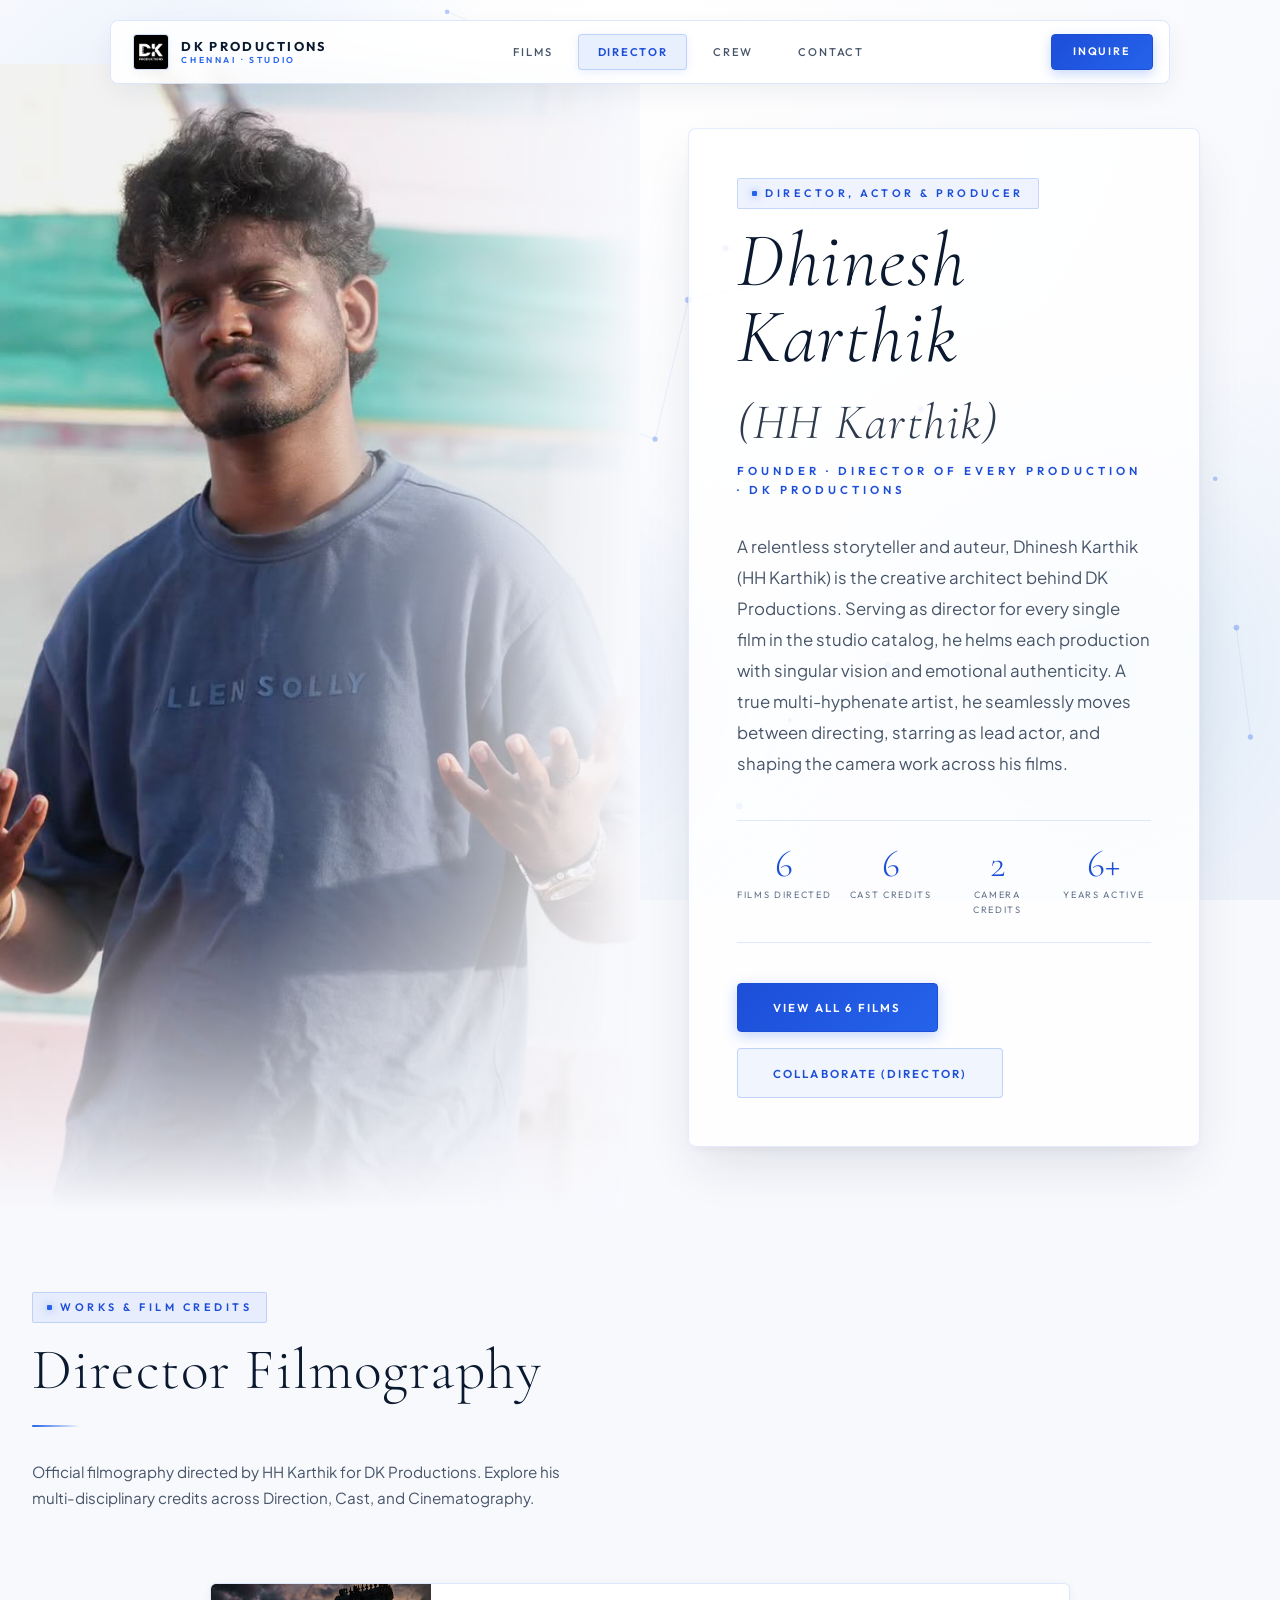
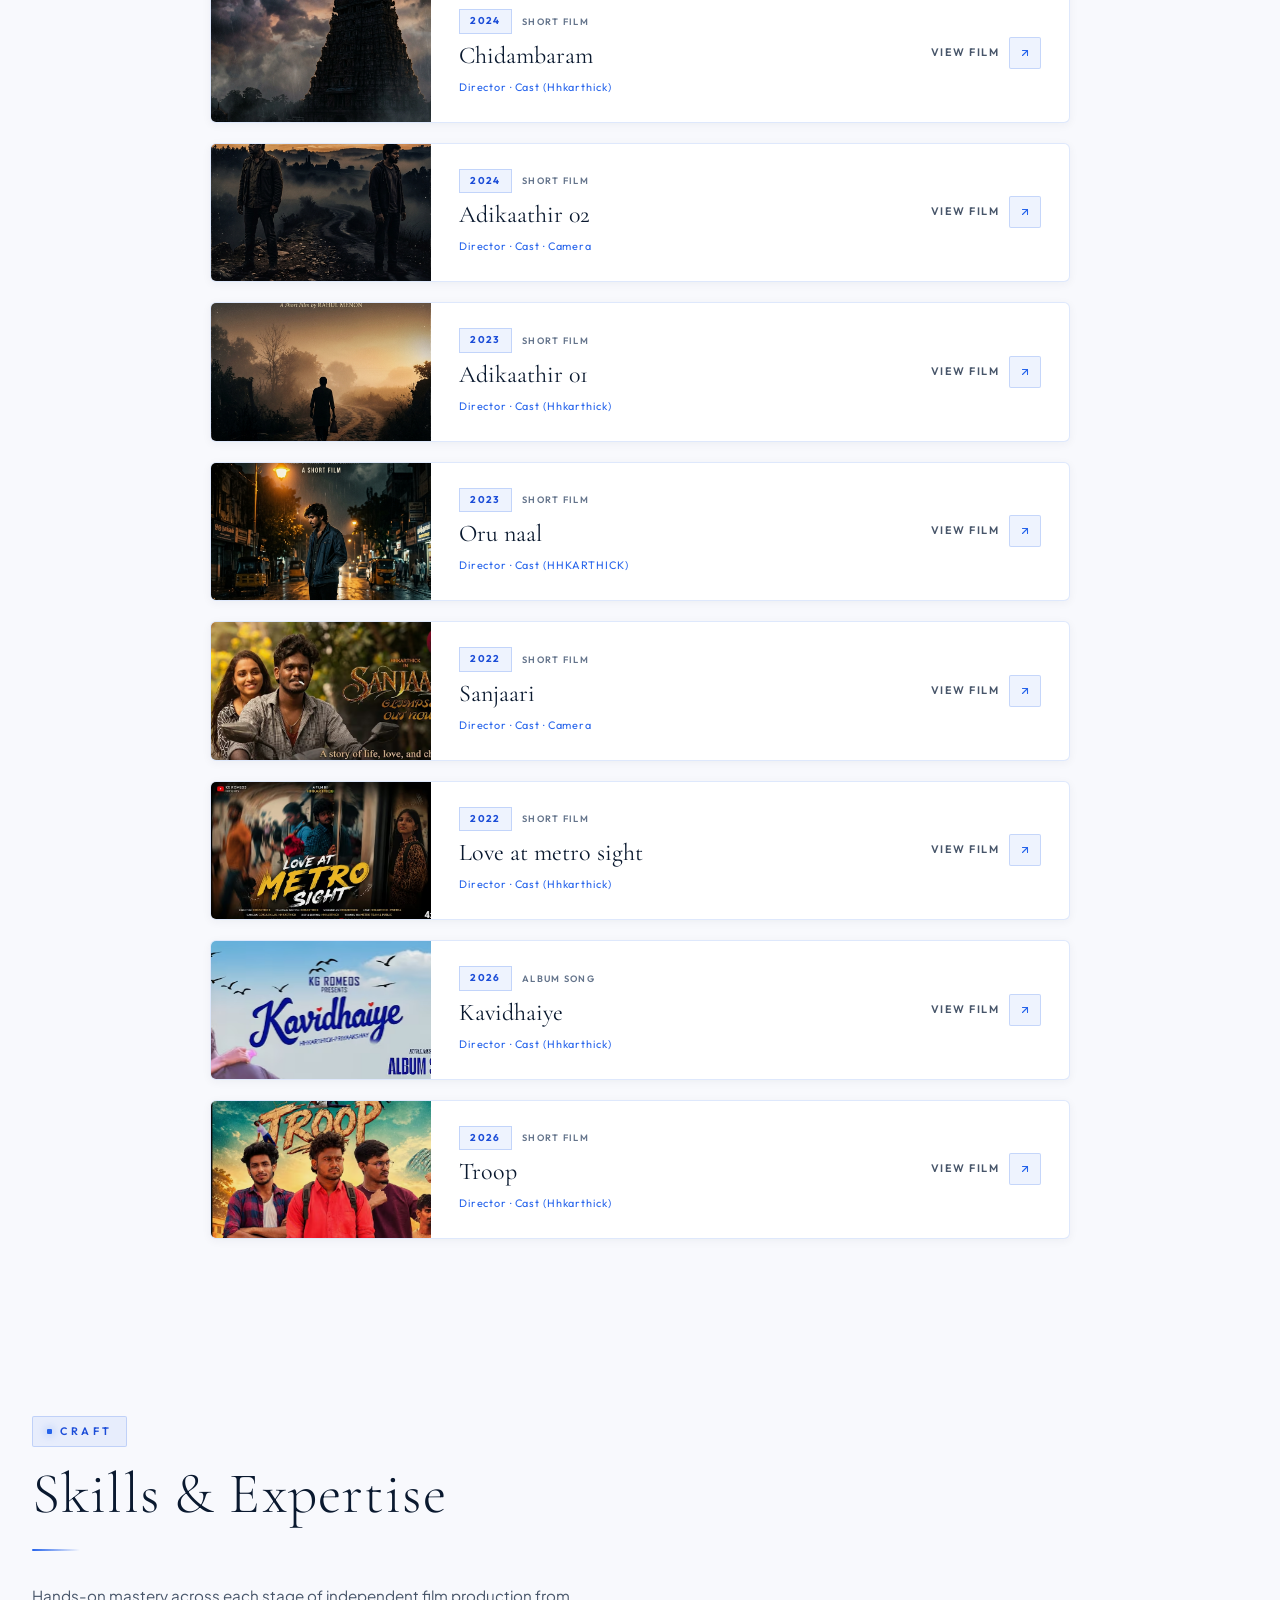
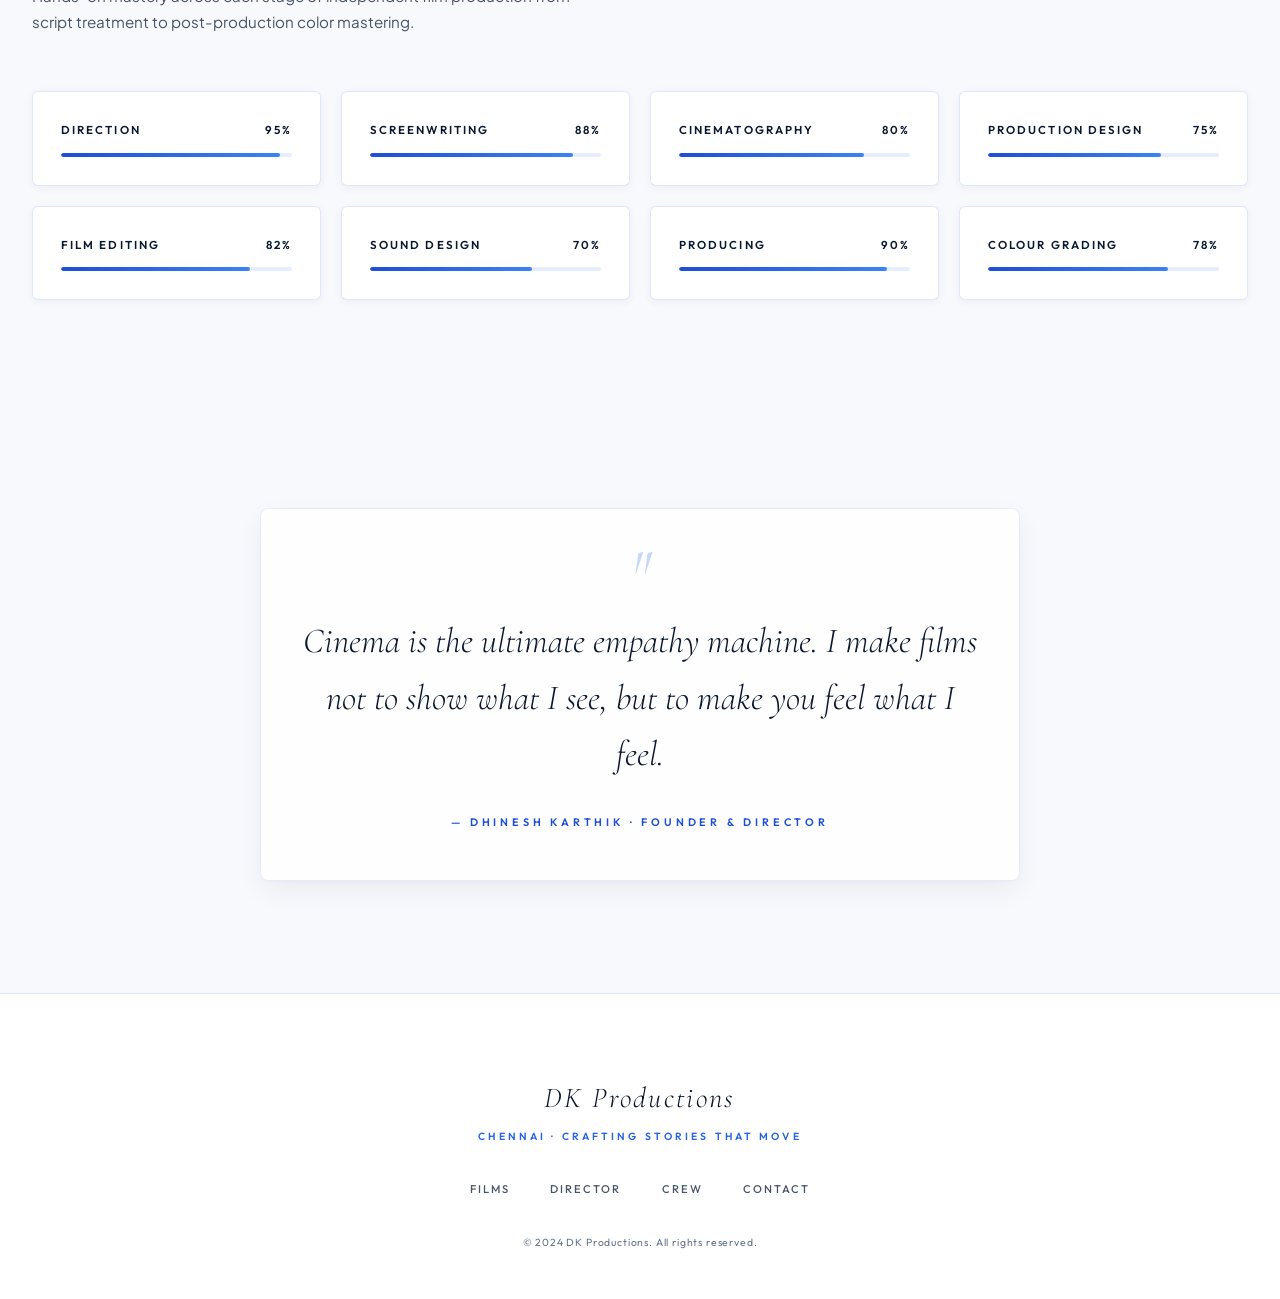
<file: director.html>
<!DOCTYPE html>
<html lang="en">
<head>
  <meta charset="UTF-8" />
  <meta name="viewport" content="width=device-width, initial-scale=1.0, viewport-fit=cover" />
  <title>Dhinesh Karthik — Director | DK Productions</title>
  <meta name="description" content="Meet Dhinesh Karthik — passionate short film director and founder of DK Productions. Explore his films, skills, and journey in independent cinema." />
  <link rel="stylesheet" href="styles.css" />
</head>
<body>

  <!-- AMBIENT REFRACTION SCENE -->
  <div class="ambient-scene" aria-hidden="true">
    <div class="ambient-orb orb-1"></div>
    <div class="ambient-orb orb-2"></div>
    <div class="ambient-orb orb-3"></div>
  </div>

  <div class="site-content">

    <!-- OPTIMIZED FLOATING CAPSULE NAVBAR -->
    <header class="nav-wrapper">
      <nav class="nav" id="mainNav">
        <a href="index.html" class="nav-logo" aria-label="DK Productions Home">
          <div class="nav-logo-icon">
            <img src="assets/images/logo.png" alt="DK Productions Logo" />
          </div>
          <div class="nav-logo-text">
            DK Productions
            <span>Chennai · Studio</span>
          </div>
        </a>

        <ul class="nav-links">
          <li><a href="index.html" id="nav-home">Films</a></li>
          <li><a href="director.html" class="active" id="nav-director">Director</a></li>
          <li><a href="crew.html" id="nav-crew">Crew</a></li>
          <li><a href="index.html#contact" id="nav-contact">Contact</a></li>
        </ul>

        <div style="display:flex; align-items:center; gap:0.75rem;">
          <a href="index.html#contact" class="nav-cta-btn">Inquire</a>
          <button class="nav-hamburger" id="hamburgerBtn" aria-label="Open Navigation Menu">
            <span></span>
            <span></span>
            <span></span>
          </button>
        </div>
      </nav>
    </header>

    <!-- MOBILE GLASS DRAWER -->
    <div class="nav-mobile-menu" id="mobileMenu">
      <div class="mobile-menu-header">
        <div class="nav-logo">
          <div class="nav-logo-icon">
            <img src="assets/images/logo.png" alt="DK Productions Logo" />
          </div>
          <div class="nav-logo-text">
            DK Productions
            <span>Chennai · Studio</span>
          </div>
        </div>
        <button class="mobile-close" id="mobileClose" aria-label="Close Menu">
          <svg width="16" height="16" viewBox="0 0 24 24" fill="none" stroke="currentColor" stroke-width="2.2" stroke-linecap="round" stroke-linejoin="round">
            <line x1="18" y1="6" x2="6" y2="18"></line>
            <line x1="6" y1="6" x2="18" y2="18"></line>
          </svg>
        </button>
      </div>

      <div class="mobile-menu-links">
        <a href="index.html" class="mobile-menu-link" onclick="closeMobileMenu()">
          <span>Films</span>
          <span class="num">01</span>
        </a>
        <a href="director.html" class="mobile-menu-link active" onclick="closeMobileMenu()">
          <span>Director</span>
          <span class="num">02</span>
        </a>
        <a href="crew.html" class="mobile-menu-link" onclick="closeMobileMenu()">
          <span>Crew</span>
          <span class="num">03</span>
        </a>
        <a href="index.html#contact" class="mobile-menu-link" onclick="closeMobileMenu()">
          <span>Contact</span>
          <span class="num">04</span>
        </a>
      </div>

      <div class="mobile-menu-footer">
        <div style="display:flex; flex-direction:column; gap:0.5rem;">
          <a href="mailto:dk.productions-dir@gmail.com" class="mobile-menu-contact" onclick="handleMailClick(event, 'dk.productions-dir@gmail.com', 'DK Productions Studio')" style="color:var(--white); display:inline-flex; align-items:center; gap:0.4rem;">
            <svg width="14" height="14" viewBox="0 0 24 24" fill="none" stroke="currentColor" stroke-width="2" stroke-linecap="round" stroke-linejoin="round"><rect width="20" height="16" x="2" y="4" rx="2"></rect><path d="m22 7-8.97 5.7a1.94 1.94 0 0 1-2.06 0L2 7"></path></svg>
            Studio: dk.productions-dir@gmail.com
          </a>
          <a href="mailto:dhineshkarthick076@gmail.com" class="mobile-menu-contact" onclick="handleMailClick(event, 'dhineshkarthick076@gmail.com', 'Director Dhinesh Karthik')" style="color:var(--silver); display:inline-flex; align-items:center; gap:0.4rem;">
            <svg width="14" height="14" viewBox="0 0 24 24" fill="none" stroke="currentColor" stroke-width="2" stroke-linecap="round" stroke-linejoin="round"><rect width="20" height="16" x="2" y="4" rx="2"></rect><path d="m22 7-8.97 5.7a1.94 1.94 0 0 1-2.06 0L2 7"></path></svg>
            Director: dhineshkarthick076@gmail.com
          </a>
          <a href="mailto:kanagubry@gmail.com" class="mobile-menu-contact" onclick="handleMailClick(event, 'kanagubry@gmail.com', 'Admin Manager Kanagu BR')" style="color:var(--text-muted); display:inline-flex; align-items:center; gap:0.4rem;">
            <svg width="14" height="14" viewBox="0 0 24 24" fill="none" stroke="currentColor" stroke-width="2" stroke-linecap="round" stroke-linejoin="round"><rect width="20" height="16" x="2" y="4" rx="2"></rect><path d="m22 7-8.97 5.7a1.94 1.94 0 0 1-2.06 0L2 7"></path></svg>
            Admin: kanagubry@gmail.com
          </a>
        </div>
        <p style="font-family:var(--font-ui); font-size:0.62rem; color:var(--text-subtle); margin-top:0.4rem;">Independent Short Film Studio · Chennai, India</p>
      </div>
    </div>

    <!-- DIRECTOR HERO SPLIT SECTION -->
    <section class="director-hero-split">
      <div class="director-visual-pane">
        <img src="assets/images/hhkarthi.jpg" alt="Dhinesh Karthik (HH Karthik) — Film Director" />
      </div>

      <div class="director-content-pane">
        <div class="director-hero-card">
          <span class="section-label">Director, Actor &amp; Producer</span>
          <h1 class="director-name">Dhinesh Karthik<br/><span style="font-size:0.65em; font-weight:300; opacity:0.85; font-style:italic;">(HH Karthik)</span></h1>
          <p class="director-title-role">Founder · Director of Every Production · DK Productions</p>

          <p class="director-bio">
            A relentless storyteller and auteur, Dhinesh Karthik (HH Karthik) is the creative architect behind DK Productions. Serving as director for every single film in the studio catalog, he helms each production with singular vision and emotional authenticity. A true multi-hyphenate artist, he seamlessly moves between directing, starring as lead actor, and shaping the camera work across his films.
          </p>

          <!-- Glass Stat Pills -->
          <div class="director-stat-pills">
            <div class="director-stat-pill-item">
              <div class="director-stat-num">6</div>
              <div class="director-stat-lbl">Films Directed</div>
            </div>
            <div class="director-stat-pill-item">
              <div class="director-stat-num">6</div>
              <div class="director-stat-lbl">Cast Credits</div>
            </div>
            <div class="director-stat-pill-item">
              <div class="director-stat-num">2</div>
              <div class="director-stat-lbl">Camera Credits</div>
            </div>
            <div class="director-stat-pill-item">
              <div class="director-stat-num">6+</div>
              <div class="director-stat-lbl">Years Active</div>
            </div>
          </div>

          <div style="display:flex; gap:1rem; flex-wrap:wrap;">
            <a href="index.html#films" class="btn-primary">View All 6 Films</a>
            <a href="mailto:dhineshkarthick076@gmail.com?subject=Directorial%20Collaboration%20-%20Dhinesh%20Karthik" class="btn-glass" onclick="handleMailClick(event, 'dhineshkarthick076@gmail.com', 'Directorial Collaboration - Dhinesh Karthik')">Collaborate (Director)</a>
          </div>
        </div>
      </div>
    </section>

    <!-- FILMOGRAPHY STRIP -->
    <section class="section" style="padding-top:5rem; padding-bottom:5rem;">
      <div class="section-header reveal">
        <span class="section-label">Works &amp; Film Credits</span>
        <h2>Director Filmography</h2>
        <div class="white-line"></div>
        <p class="section-header-desc">
          Official filmography directed by HH Karthik for DK Productions. Explore his multi-disciplinary credits across Direction, Cast, and Cinematography.
        </p>
      </div>

      <div class="filmstrip">
        <div class="filmstrip-card reveal" onclick="window.location.href='index.html#films'">
          <div class="filmstrip-thumb-wrap">
            <img src="assets/images/film_chidambaram.jpg" alt="Chidambaram" class="filmstrip-thumb" loading="lazy" />
          </div>
          <div class="filmstrip-label">
            <div class="filmstrip-header-row">
              <span class="filmstrip-year">2024</span>
              <span class="filmstrip-tag">Short Film</span>
            </div>
            <div class="filmstrip-title">Chidambaram</div>
            <div class="filmstrip-meta">Director · Cast (Hhkarthick)</div>
          </div>
          <div class="filmstrip-action">
            <span class="filmstrip-action-text">View Film</span>
            <span class="filmstrip-action-arrow">
              <svg width="12" height="12" viewBox="0 0 24 24" fill="none" stroke="currentColor" stroke-width="2.2" stroke-linecap="round" stroke-linejoin="round"><line x1="7" y1="17" x2="17" y2="7"></line><polyline points="7 7 17 7 17 17"></polyline></svg>
            </span>
          </div>
        </div>

        <div class="filmstrip-card reveal" onclick="window.location.href='index.html#films'">
          <div class="filmstrip-thumb-wrap">
            <img src="assets/images/film_adikaathir_02.jpg" alt="Adikaathir 02" class="filmstrip-thumb" loading="lazy" />
          </div>
          <div class="filmstrip-label">
            <div class="filmstrip-header-row">
              <span class="filmstrip-year">2024</span>
              <span class="filmstrip-tag">Short Film</span>
            </div>
            <div class="filmstrip-title">Adikaathir 02</div>
            <div class="filmstrip-meta">Director · Cast · Camera</div>
          </div>
          <div class="filmstrip-action">
            <span class="filmstrip-action-text">View Film</span>
            <span class="filmstrip-action-arrow">
              <svg width="12" height="12" viewBox="0 0 24 24" fill="none" stroke="currentColor" stroke-width="2.2" stroke-linecap="round" stroke-linejoin="round"><line x1="7" y1="17" x2="17" y2="7"></line><polyline points="7 7 17 7 17 17"></polyline></svg>
            </span>
          </div>
        </div>

        <div class="filmstrip-card reveal" onclick="window.location.href='index.html#films'">
          <div class="filmstrip-thumb-wrap">
            <img src="assets/images/film_adikaathir_01.jpg" alt="Adikaathir 01" class="filmstrip-thumb" loading="lazy" />
          </div>
          <div class="filmstrip-label">
            <div class="filmstrip-header-row">
              <span class="filmstrip-year">2023</span>
              <span class="filmstrip-tag">Short Film</span>
            </div>
            <div class="filmstrip-title">Adikaathir 01</div>
            <div class="filmstrip-meta">Director · Cast (Hhkarthick)</div>
          </div>
          <div class="filmstrip-action">
            <span class="filmstrip-action-text">View Film</span>
            <span class="filmstrip-action-arrow">
              <svg width="12" height="12" viewBox="0 0 24 24" fill="none" stroke="currentColor" stroke-width="2.2" stroke-linecap="round" stroke-linejoin="round"><line x1="7" y1="17" x2="17" y2="7"></line><polyline points="7 7 17 7 17 17"></polyline></svg>
            </span>
          </div>
        </div>

        <div class="filmstrip-card reveal" onclick="window.location.href='index.html#films'">
          <div class="filmstrip-thumb-wrap">
            <img src="assets/images/film_orunaal.jpg" alt="Oru naal" class="filmstrip-thumb" loading="lazy" />
          </div>
          <div class="filmstrip-label">
            <div class="filmstrip-header-row">
              <span class="filmstrip-year">2023</span>
              <span class="filmstrip-tag">Short Film</span>
            </div>
            <div class="filmstrip-title">Oru naal</div>
            <div class="filmstrip-meta">Director · Cast (HHKARTHICK)</div>
          </div>
          <div class="filmstrip-action">
            <span class="filmstrip-action-text">View Film</span>
            <span class="filmstrip-action-arrow">
              <svg width="12" height="12" viewBox="0 0 24 24" fill="none" stroke="currentColor" stroke-width="2.2" stroke-linecap="round" stroke-linejoin="round"><line x1="7" y1="17" x2="17" y2="7"></line><polyline points="7 7 17 7 17 17"></polyline></svg>
            </span>
          </div>
        </div>

        <div class="filmstrip-card reveal" onclick="window.location.href='index.html#films'">
          <div class="filmstrip-thumb-wrap">
            <img src="assets/images/film_sanjaari.png" alt="Sanjaari" class="filmstrip-thumb" loading="lazy" />
          </div>
          <div class="filmstrip-label">
            <div class="filmstrip-header-row">
              <span class="filmstrip-year">2022</span>
              <span class="filmstrip-tag">Short Film</span>
            </div>
            <div class="filmstrip-title">Sanjaari</div>
            <div class="filmstrip-meta">Director · Cast · Camera</div>
          </div>
          <div class="filmstrip-action">
            <span class="filmstrip-action-text">View Film</span>
            <span class="filmstrip-action-arrow">
              <svg width="12" height="12" viewBox="0 0 24 24" fill="none" stroke="currentColor" stroke-width="2.2" stroke-linecap="round" stroke-linejoin="round"><line x1="7" y1="17" x2="17" y2="7"></line><polyline points="7 7 17 7 17 17"></polyline></svg>
            </span>
          </div>
        </div>

        <div class="filmstrip-card reveal" onclick="window.location.href='index.html#films'">
          <div class="filmstrip-thumb-wrap">
            <img src="assets/images/film_metro.png" alt="Love at metro sight" class="filmstrip-thumb" loading="lazy" />
          </div>
          <div class="filmstrip-label">
            <div class="filmstrip-header-row">
              <span class="filmstrip-year">2022</span>
              <span class="filmstrip-tag">Short Film</span>
            </div>
            <div class="filmstrip-title">Love at metro sight</div>
            <div class="filmstrip-meta">Director · Cast (Hhkarthick)</div>
          </div>
          <div class="filmstrip-action">
            <span class="filmstrip-action-text">View Film</span>
            <span class="filmstrip-action-arrow">
              <svg width="12" height="12" viewBox="0 0 24 24" fill="none" stroke="currentColor" stroke-width="2.2" stroke-linecap="round" stroke-linejoin="round"><line x1="7" y1="17" x2="17" y2="7"></line><polyline points="7 7 17 7 17 17"></polyline></svg>
            </span>
          </div>
        </div>

        <div class="filmstrip-card reveal" onclick="window.location.href='index.html#films'">
          <div class="filmstrip-thumb-wrap">
            <img src="assets/images/Kavidhaiye.png" alt="Kavidhaiye" class="filmstrip-thumb" loading="lazy" />
          </div>
          <div class="filmstrip-label">
            <div class="filmstrip-header-row">
              <span class="filmstrip-year">2026</span>
              <span class="filmstrip-tag">Album Song</span>
            </div>
            <div class="filmstrip-title">Kavidhaiye</div>
            <div class="filmstrip-meta">Director · Cast (Hhkarthick)</div>
          </div>
          <div class="filmstrip-action">
            <span class="filmstrip-action-text">View Film</span>
            <span class="filmstrip-action-arrow">
              <svg width="12" height="12" viewBox="0 0 24 24" fill="none" stroke="currentColor" stroke-width="2.2" stroke-linecap="round" stroke-linejoin="round"><line x1="7" y1="17" x2="17" y2="7"></line><polyline points="7 7 17 7 17 17"></polyline></svg>
            </span>
          </div>
        </div>

        <div class="filmstrip-card reveal" onclick="window.location.href='index.html#films'">
          <div class="filmstrip-thumb-wrap">
            <img src="assets/images/troop.png" alt="Troop" class="filmstrip-thumb" loading="lazy" />
          </div>
          <div class="filmstrip-label">
            <div class="filmstrip-header-row">
              <span class="filmstrip-year">2026</span>
              <span class="filmstrip-tag">Short Film</span>
            </div>
            <div class="filmstrip-title">Troop</div>
            <div class="filmstrip-meta">Director · Cast (Hhkarthick)</div>
          </div>
          <div class="filmstrip-action">
            <span class="filmstrip-action-text">View Film</span>
            <span class="filmstrip-action-arrow">
              <svg width="12" height="12" viewBox="0 0 24 24" fill="none" stroke="currentColor" stroke-width="2.2" stroke-linecap="round" stroke-linejoin="round"><line x1="7" y1="17" x2="17" y2="7"></line><polyline points="7 7 17 7 17 17"></polyline></svg>
            </span>
          </div>
        </div>
      </div>
    </section>

    <!-- SKILLS & EXPERTISE (Frosted Glass Cards) -->
    <section class="section" style="padding-top:4rem; padding-bottom:6rem;">
      <div class="section-header reveal">
        <span class="section-label">Craft</span>
        <h2>Skills &amp; Expertise</h2>
        <div class="white-line"></div>
        <p class="section-header-desc">
          Hands-on mastery across each stage of independent film production from script treatment to post-production color mastering.
        </p>
      </div>

      <div class="skills-grid-glass" id="skillsGrid">
        <div class="skill-card-glass reveal">
          <div class="skill-name">
            <span>Direction</span>
            <span>95%</span>
          </div>
          <div class="skill-bar-track">
            <div class="skill-bar-fill" style="--pct: 95%;"></div>
          </div>
        </div>
        <div class="skill-card-glass reveal reveal-delay-1">
          <div class="skill-name">
            <span>Screenwriting</span>
            <span>88%</span>
          </div>
          <div class="skill-bar-track">
            <div class="skill-bar-fill" style="--pct: 88%;"></div>
          </div>
        </div>
        <div class="skill-card-glass reveal reveal-delay-2">
          <div class="skill-name">
            <span>Cinematography</span>
            <span>80%</span>
          </div>
          <div class="skill-bar-track">
            <div class="skill-bar-fill" style="--pct: 80%;"></div>
          </div>
        </div>
        <div class="skill-card-glass reveal reveal-delay-3">
          <div class="skill-name">
            <span>Production Design</span>
            <span>75%</span>
          </div>
          <div class="skill-bar-track">
            <div class="skill-bar-fill" style="--pct: 75%;"></div>
          </div>
        </div>
        <div class="skill-card-glass reveal">
          <div class="skill-name">
            <span>Film Editing</span>
            <span>82%</span>
          </div>
          <div class="skill-bar-track">
            <div class="skill-bar-fill" style="--pct: 82%;"></div>
          </div>
        </div>
        <div class="skill-card-glass reveal reveal-delay-1">
          <div class="skill-name">
            <span>Sound Design</span>
            <span>70%</span>
          </div>
          <div class="skill-bar-track">
            <div class="skill-bar-fill" style="--pct: 70%;"></div>
          </div>
        </div>
        <div class="skill-card-glass reveal reveal-delay-2">
          <div class="skill-name">
            <span>Producing</span>
            <span>90%</span>
          </div>
          <div class="skill-bar-track">
            <div class="skill-bar-fill" style="--pct: 90%;"></div>
          </div>
        </div>
        <div class="skill-card-glass reveal reveal-delay-3">
          <div class="skill-name">
            <span>Colour Grading</span>
            <span>78%</span>
          </div>
          <div class="skill-bar-track">
            <div class="skill-bar-fill" style="--pct: 78%;"></div>
          </div>
        </div>
      </div>
    </section>

    <!-- DIRECTOR PHILOSOPHY QUOTE -->
    <div style="padding: 7rem 2rem; text-align:center; position:relative;">
      <div style="max-width:760px; margin:0 auto; padding:3rem 2.5rem; background:var(--glass-card); backdrop-filter:var(--blur-card); -webkit-backdrop-filter:var(--blur-card); border:1px solid var(--glass-border); border-radius:var(--radius-lg); box-shadow:var(--shadow-md);" class="reveal">
        <div style="font-family:var(--font-cinema); font-size:4rem; color:rgba(37,99,235,0.25); line-height:0.5; margin-bottom:1.5rem; font-style:italic;">"</div>
        <p style="font-family:var(--font-cinema); font-size:clamp(1.35rem, 3.5vw, 2.2rem); color:var(--white); line-height:1.6; font-style:italic; font-weight:300;">
          Cinema is the ultimate empathy machine. I make films not to show what I see, but to make you feel what I feel.
        </p>
        <div style="margin-top:2rem; font-family:var(--font-ui); font-size:0.68rem; font-weight:600; letter-spacing:0.35em; text-transform:uppercase; color:var(--silver);">
          — Dhinesh Karthik · Founder &amp; Director
        </div>
      </div>
    </div>

    <!-- FOOTER -->
    <footer class="footer">
      <div class="footer-logo">DK Productions</div>
      <p class="footer-tagline">Chennai · Crafting Stories That Move</p>
      <nav class="footer-links">
        <a href="index.html">Films</a>
        <a href="director.html">Director</a>
        <a href="crew.html">Crew</a>
        <a href="index.html#contact">Contact</a>
      </nav>
      <p class="footer-copy">© 2024 DK Productions. All rights reserved.</p>
    </footer>

  </div><!-- /site-content -->

  <!-- COPY TOAST FEEDBACK -->
  <div class="copy-toast" id="copyToast" role="alert" aria-live="polite">
    <svg width="16" height="16" viewBox="0 0 24 24" fill="none" stroke="#4ade80" stroke-width="2.5" stroke-linecap="round" stroke-linejoin="round"><polyline points="20 6 9 17 4 12"></polyline></svg>
    <span id="copyToastText">Email copied to clipboard!</span>
  </div>

  <script src="main.js"></script>
</body>
</html>
</file>
<file: styles.css>
/* ==========================================================================
   DK PRODUCTIONS — HIGH-PERFORMANCE LIGHT GLASSMORPHYSIM & PRODUCTION UI SYSTEM
   Theme: Ghost White Primary · Curated Shades of Blue Secondary · Architectural Glass
   Edges: Refined Sleek Contours (Reduced Curvy Edges, Sharp Precision)
   Motion: Silky 60fps/120fps Dynamics · Zero Jitter / No Stutter
   Mobile: Peak Optimization · Safe Area Aware · Native-grade Sheet Modals
   ========================================================================== */

@import url('https://fonts.googleapis.com/css2?family=Cormorant+Garamond:ital,wght@0,300;0,400;0,500;0,600;1,300;1,400;1,600&family=Outfit:wght@300;400;500;600;700&family=Plus+Jakarta+Sans:wght@300;400;500;600;700&display=swap');

/* ==========================================================================
   1. DESIGN TOKENS & SYSTEM VARIABLES
   ========================================================================== */
:root {
  /* Ghost White Primary Palette */
  --bg-core:          #f8f9fd; /* Ghost White Primary Base */
  --bg-deep:          #eff3fa; /* Soft Depth Ghost Tint */
  --bg-surface:       #ffffff; /* Crisp Architectural White Surface */
  
  /* Curated Shades of Blue (Secondary Palette) */
  --blue-950:         #061121; /* Deepest Midnight Obsidian Blue */
  --blue-900:         #0a192f; /* Deep Sapphire Navy (Primary High-Contrast) */
  --blue-850:         #0f223d; /* Rich Royal Navy */
  --blue-800:         #132b4f; /* Medium-Dark Royal Navy */
  --blue-700:         #1d4ed8; /* Cobalt Blue */
  --blue-600:         #2563eb; /* Primary Vibrant Royal Blue */
  --blue-500:         #3b82f6; /* Azure Sky Blue */
  --blue-400:         #60a5fa; /* Light Cerulean */
  --blue-300:         #93c5fd; /* Soft Cornflower */
  --blue-200:         #bfdbfe; /* Subtle Blue Border */
  --blue-100:         #dbeafe; /* Ice Blue */
  --blue-50:          #eff6ff; /* Mist Blue Highlight */
  --blue-glow:        rgba(37, 99, 235, 0.18);
  
  /* Light Glassmorphism Tokens */
  --glass-bg:         rgba(255, 255, 255, 0.88);
  --glass-bg-hover:   rgba(246, 250, 255, 0.95);
  --glass-card:       rgba(255, 255, 255, 0.82);
  --glass-card-hover: rgba(246, 250, 255, 0.96);
  --glass-border:     rgba(37, 99, 235, 0.12);
  --glass-border-lit: rgba(37, 99, 235, 0.3);
  --glass-specular:   linear-gradient(135deg, rgba(255, 255, 255, 0.95) 0%, rgba(219, 234, 254, 0.45) 40%, rgba(255, 255, 255, 0.7) 100%);
  
  /* Ultra-Fast Blurs (Optimized for silky 120fps scrolling) */
  --blur-nav:         blur(10px);
  --blur-modal:       blur(14px);
  --blur-card:        blur(8px);
  
  /* Text & Accent Hierarchy (Deep Navy/Slate for Ultra-Crisp Legibility) */
  --white:            #0a192f; /* Re-mapped to Deep Navy for clean contrast */
  --platinum:         #1e293b; /* Strong Slate-Navy Body Text */
  --silver:           #1d4ed8; /* Vibrant Cobalt Blue Accent */
  --text-muted:       #475569; /* Slate Steel Blue */
  --text-subtle:      #64748b; /* Cool Blue-Grey */
  --accent-glow:      rgba(37, 99, 235, 0.14);

  /* Shadows (Tinged with Subtle Navy Blue) */
  --shadow-sm:        0 2px 10px rgba(15, 34, 61, 0.05);
  --shadow-md:        0 10px 30px -4px rgba(15, 34, 61, 0.08), 0 2px 6px -2px rgba(15, 34, 61, 0.04), inset 0 1px 0 rgba(255, 255, 255, 0.9);
  --shadow-lg:        0 24px 50px -10px rgba(15, 34, 61, 0.12), 0 4px 12px -2px rgba(15, 34, 61, 0.05), inset 0 1px 0 rgba(255, 255, 255, 1);

  /* Typography */
  --font-cinema:      'Cormorant Garamond', Georgia, serif;
  --font-ui:          'Outfit', -apple-system, BlinkMacSystemFont, sans-serif;
  --font-body:        'Plus Jakarta Sans', -apple-system, BlinkMacSystemFont, sans-serif;

  /* Spring Dynamics */
  --ease-spring:      cubic-bezier(0.16, 1, 0.3, 1);
  --ease-snappy:      cubic-bezier(0.2, 0.8, 0.2, 1);
  --transition-fast:  0.2s ease;
  --transition-normal:0.35s var(--ease-spring);

  /* Layout & Refined Non-Curvy Radius System */
  --nav-height:       64px;
  --radius-xs:        2px;
  --radius-sm:        4px;
  --radius-md:        6px;
  --radius-lg:        8px;
  --radius-pill:      5px; /* Reduced from 9999px bubble pill to sleek, modern chamfer */
}

/* ==========================================================================
   2. RESET & GLOBAL FOUNDATIONS
   ========================================================================== */
*, *::before, *::after {
  box-sizing: border-box;
  margin: 0;
  padding: 0;
  -webkit-tap-highlight-color: transparent;
}

html {
  font-size: 16px;
  background-color: var(--bg-core);
  color-scheme: light;
}

body {
  background-color: var(--bg-core);
  color: var(--platinum);
  font-family: var(--font-body);
  line-height: 1.65;
  overflow-x: hidden;
  position: relative;
  min-height: 100vh;
  -webkit-font-smoothing: antialiased;
  -moz-osx-font-smoothing: grayscale;
}

/* ==========================================================================
   2B. LIVE ACTIVE & DYNAMICALLY CHANGING BACKGROUND
   ========================================================================== */
.ambient-scene {
  position: fixed;
  inset: 0;
  overflow: hidden;
  pointer-events: none;
  z-index: 0;
  transform: translateZ(0);
  contain: strict;
  background: radial-gradient(circle at 50% 0%, #ffffff 0%, var(--bg-core) 60%, var(--bg-deep) 100%);
}

/* Dynamic Interactive Generative Ambient Canvas */
.ambient-canvas {
  position: absolute;
  inset: 0;
  width: 100%;
  height: 100%;
  pointer-events: none;
  z-index: 1;
  opacity: 0.88;
}

/* Zero-Jank Hardware-Accelerated Ambient Light Nodes (No expensive live blur filters) */
.ambient-orb {
  position: absolute;
  border-radius: 50%;
  pointer-events: none;
  transform: translate3d(0, 0, 0);
  will-change: transform;
}

.orb-1 {
  width: 50vw;
  height: 50vw;
  top: -10vw;
  left: -8vw;
  background: radial-gradient(circle, rgba(37, 99, 235, 0.12) 0%, rgba(96, 165, 250, 0.05) 45%, transparent 70%);
  animation: floatOrb1 28s ease-in-out infinite alternate;
}

.orb-2 {
  width: 55vw;
  height: 55vw;
  top: 35vh;
  right: -12vw;
  background: radial-gradient(circle, rgba(2, 132, 199, 0.1) 0%, rgba(147, 197, 253, 0.04) 50%, transparent 75%);
  animation: floatOrb2 34s ease-in-out infinite alternate;
  animation-delay: -10s;
}

.orb-3 {
  width: 42vw;
  height: 42vw;
  bottom: -6vh;
  left: 22vw;
  background: radial-gradient(circle, rgba(29, 78, 216, 0.08) 0%, rgba(219, 234, 254, 0.04) 55%, transparent 80%);
  animation: floatOrb3 30s ease-in-out infinite alternate;
  animation-delay: -16s;
}

@keyframes floatOrb1 {
  0% { transform: translate3d(0, 0, 0); }
  50% { transform: translate3d(3vw, 4vh, 0); }
  100% { transform: translate3d(-2vw, 5vh, 0); }
}

@keyframes floatOrb2 {
  0% { transform: translate3d(0, 0, 0); }
  50% { transform: translate3d(-4vw, -3vh, 0); }
  100% { transform: translate3d(2vw, 4vh, 0); }
}

@keyframes floatOrb3 {
  0% { transform: translate3d(0, 0, 0); }
  50% { transform: translate3d(3vw, -3vh, 0); }
  100% { transform: translate3d(-3vw, -2vh, 0); }
}

.site-content {
  position: relative;
  z-index: 1;
}

img {
  max-width: 100%;
  height: auto;
  display: block;
}

a {
  color: inherit;
  text-decoration: none;
  transition: var(--transition-fast);
}

button {
  cursor: pointer;
  border: none;
  background: none;
  font-family: inherit;
  color: inherit;
}

/* Custom Refined Scrollbar */
::-webkit-scrollbar {
  width: 6px;
  height: 6px;
}
::-webkit-scrollbar-track {
  background: var(--bg-core);
}
::-webkit-scrollbar-thumb {
  background: rgba(37, 99, 235, 0.22);
  border-radius: var(--radius-xs);
}
::-webkit-scrollbar-thumb:hover {
  background: rgba(37, 99, 235, 0.42);
}

/* ==========================================================================
   3. TYPOGRAPHY & MICRO-BADGES
   ========================================================================== */
h1, h2, h3, h4 {
  font-family: var(--font-cinema);
  color: var(--white);
  font-weight: 300;
  letter-spacing: 0.02em;
  line-height: 1.15;
}

h1 { font-size: clamp(2.75rem, 6vw, 5.5rem); }
h2 { font-size: clamp(2rem, 4.5vw, 3.75rem); }
h3 { font-size: clamp(1.35rem, 2.5vw, 2rem); }
h4 { font-size: clamp(1.05rem, 1.8vw, 1.35rem); }

.section-label {
  display: inline-flex;
  align-items: center;
  gap: 0.55rem;
  font-family: var(--font-ui);
  font-size: 0.68rem;
  font-weight: 600;
  letter-spacing: 0.32em;
  text-transform: uppercase;
  color: var(--blue-700);
  margin-bottom: 0.85rem;
  padding: 0.35rem 0.85rem;
  background: rgba(37, 99, 235, 0.08);
  border: 1px solid rgba(37, 99, 235, 0.2);
  border-radius: var(--radius-xs);
}

.section-label::before {
  content: '';
  width: 5px;
  height: 5px;
  border-radius: 1px;
  background: var(--blue-600);
  box-shadow: 0 0 8px rgba(37, 99, 235, 0.6);
}

.white-line {
  width: 48px;
  height: 2px;
  background: linear-gradient(90deg, var(--blue-600), transparent);
  margin: 1.4rem 0 2rem;
  border-radius: var(--radius-xs);
}
.white-line.centered {
  margin-left: auto;
  margin-right: auto;
  background: linear-gradient(90deg, transparent, var(--blue-600), transparent);
}

/* Refined Studio Micro-Chips (Reduced Curvy Edges) */
.badge-chip {
  display: inline-flex;
  align-items: center;
  gap: 0.4rem;
  padding: 0.28rem 0.65rem;
  font-family: var(--font-ui);
  font-size: 0.62rem;
  font-weight: 600;
  letter-spacing: 0.12em;
  text-transform: uppercase;
  border-radius: var(--radius-xs);
  background: rgba(37, 99, 235, 0.06);
  border: 1px solid rgba(37, 99, 235, 0.18);
  color: var(--blue-700);
}
.badge-chip.verified {
  background: rgba(37, 99, 235, 0.12);
  color: var(--blue-900);
  border-color: rgba(37, 99, 235, 0.32);
}

/* ==========================================================================
   4. SLEEK FLOATING NAVBAR (Reduced Curvature)
   ========================================================================== */
.nav-wrapper {
  position: fixed;
  top: 1.25rem;
  left: 0;
  right: 0;
  z-index: 1000;
  display: flex;
  justify-content: center;
  padding: 0 1.25rem;
  pointer-events: none;
}

.nav {
  pointer-events: auto;
  width: 100%;
  max-width: 1060px;
  height: 64px;
  padding: 0 1rem 0 1.4rem;
  display: flex;
  align-items: center;
  justify-content: space-between;
  border-radius: var(--radius-lg);
  background: rgba(255, 255, 255, 0.88);
  backdrop-filter: var(--blur-nav);
  -webkit-backdrop-filter: var(--blur-nav);
  border: 1px solid rgba(37, 99, 235, 0.15);
  box-shadow: 0 10px 30px -5px rgba(15, 34, 61, 0.08), inset 0 1px 0 rgba(255, 255, 255, 0.9);
  transition: background var(--transition-fast), border-color var(--transition-fast), box-shadow var(--transition-fast);
}

.nav.scrolled {
  background: rgba(255, 255, 255, 0.98);
  border-color: rgba(37, 99, 235, 0.24);
  box-shadow: 0 14px 40px -5px rgba(15, 34, 61, 0.12), inset 0 1px 0 rgba(255, 255, 255, 1);
}

.nav-logo {
  display: flex;
  align-items: center;
  gap: 0.75rem;
  text-decoration: none;
}

.nav-logo-icon {
  width: 36px;
  height: 36px;
  border-radius: var(--radius-sm);
  overflow: hidden;
  background: #ffffff;
  border: 1px solid rgba(37, 99, 235, 0.2);
  display: flex;
  align-items: center;
  justify-content: center;
  transition: transform var(--transition-fast);
  flex-shrink: 0;
  box-shadow: var(--shadow-sm);
}
.nav-logo:hover .nav-logo-icon {
  transform: scale(1.05);
}
.nav-logo img {
  width: 100%;
  height: 100%;
  object-fit: cover;
}

.nav-logo-text {
  font-family: var(--font-ui);
  font-size: 0.8rem;
  font-weight: 700;
  letter-spacing: 0.18em;
  text-transform: uppercase;
  color: var(--blue-900);
  line-height: 1.15;
}
.nav-logo-text span {
  display: block;
  font-size: 0.54rem;
  font-weight: 600;
  letter-spacing: 0.3em;
  color: var(--blue-600);
  margin-top: 1px;
}

/* Seamless Nav Links */
.nav-links {
  list-style: none !important;
  margin: 0 !important;
  padding: 0 !important;
  display: flex;
  align-items: center;
  gap: 0.4rem;
  background: transparent;
  border: none;
}

.nav-links li {
  list-style: none !important;
  list-style-type: none !important;
  margin: 0 !important;
  padding: 0 !important;
  display: flex;
  align-items: center;
}

.nav-links a {
  display: inline-flex;
  align-items: center;
  justify-content: center;
  font-family: var(--font-ui);
  font-size: 0.7rem;
  font-weight: 500;
  letter-spacing: 0.16em;
  text-transform: uppercase;
  color: var(--text-muted);
  padding: 0.48rem 1.15rem;
  border-radius: var(--radius-sm);
  transition: color 0.2s ease, background 0.2s ease, border-color 0.2s ease, box-shadow 0.2s ease;
  text-decoration: none;
  border: 1px solid transparent;
}

.nav-links a:hover {
  color: var(--blue-600);
  background: rgba(37, 99, 235, 0.06);
}

.nav-links a.active {
  color: var(--blue-700);
  font-weight: 600;
  background: rgba(37, 99, 235, 0.1);
  border-color: rgba(37, 99, 235, 0.22);
  box-shadow: 0 2px 8px rgba(37, 99, 235, 0.1);
}

.nav-cta-btn {
  display: inline-flex;
  align-items: center;
  justify-content: center;
  gap: 0.45rem;
  font-family: var(--font-ui);
  font-size: 0.68rem;
  font-weight: 600;
  letter-spacing: 0.16em;
  text-transform: uppercase;
  padding: 0.52rem 1.35rem;
  border-radius: var(--radius-sm);
  background: linear-gradient(135deg, var(--blue-700) 0%, var(--blue-600) 100%);
  color: #ffffff;
  border: 1px solid var(--blue-700);
  box-shadow: 0 4px 12px rgba(37, 99, 235, 0.25);
  transition: all var(--transition-fast);
  text-decoration: none;
}
.nav-cta-btn:hover {
  background: linear-gradient(135deg, var(--blue-850) 0%, var(--blue-700) 100%);
  color: #ffffff;
  border-color: var(--blue-850);
  box-shadow: 0 6px 18px rgba(37, 99, 235, 0.35);
  transform: translateY(-1px);
}

.nav-hamburger {
  display: none;
  width: 44px;
  height: 44px;
  border-radius: var(--radius-sm);
  background: rgba(37, 99, 235, 0.06);
  border: 1px solid rgba(37, 99, 235, 0.18);
  flex-direction: column;
  align-items: center;
  justify-content: center;
  gap: 5px;
  transition: all var(--transition-fast);
}
.nav-hamburger:active {
  transform: scale(0.92);
}
.nav-hamburger span {
  display: block;
  width: 20px;
  height: 2px;
  border-radius: 1px;
  background: var(--blue-900);
}

/* Mobile Frosted Light Drawer */
.nav-mobile-menu {
  position: fixed;
  inset: 0;
  z-index: 1100;
  background: rgba(248, 249, 253, 0.98);
  backdrop-filter: var(--blur-modal);
  -webkit-backdrop-filter: var(--blur-modal);
  display: none;
  flex-direction: column;
  justify-content: space-between;
  padding: 2rem 2rem calc(2rem + env(safe-area-inset-bottom));
  opacity: 0;
  pointer-events: none;
  visibility: hidden;
  transform: translateY(-8px);
  transition: opacity 0.3s ease, transform 0.3s ease, visibility 0.3s;
}

.nav-mobile-menu.open {
  display: flex;
  opacity: 1;
  pointer-events: auto;
  visibility: visible;
  transform: translateY(0);
}

.mobile-menu-header {
  display: flex;
  align-items: center;
  justify-content: space-between;
  padding-bottom: 1.5rem;
  border-bottom: 1px solid var(--glass-border);
}

.mobile-close {
  width: 44px;
  height: 44px;
  border-radius: var(--radius-sm);
  background: rgba(37, 99, 235, 0.08);
  border: 1px solid var(--glass-border);
  display: flex;
  align-items: center;
  justify-content: center;
  color: var(--blue-900);
  transition: var(--transition-fast);
}
.mobile-close:active {
  transform: scale(0.9);
}

.mobile-menu-links {
  display: flex;
  flex-direction: column;
  gap: 0.85rem;
  margin: auto 0;
}

.mobile-menu-link {
  display: flex;
  align-items: center;
  justify-content: space-between;
  font-family: var(--font-cinema);
  font-size: 2.1rem;
  font-weight: 400;
  font-style: italic;
  color: var(--blue-900);
  padding: 0.85rem 1.25rem;
  border-radius: var(--radius-md);
  background: rgba(255, 255, 255, 0.6);
  border: 1px solid rgba(37, 99, 235, 0.1);
  transition: all var(--transition-fast);
}
.mobile-menu-link span.num {
  font-family: var(--font-ui);
  font-size: 0.75rem;
  font-style: normal;
  letter-spacing: 0.2em;
  color: var(--blue-600);
}
.mobile-menu-link:active,
.mobile-menu-link.active {
  background: rgba(37, 99, 235, 0.1);
  border-color: var(--glass-border-lit);
  color: var(--blue-700);
}

.mobile-menu-footer {
  padding-top: 1.5rem;
  border-top: 1px solid var(--glass-border);
  display: flex;
  flex-direction: column;
  gap: 0.5rem;
}
.mobile-menu-contact {
  font-family: var(--font-ui);
  font-size: 0.72rem;
  color: var(--text-muted);
  letter-spacing: 0.04em;
}

/* ==========================================================================
   5. HERO SECTION
   ========================================================================== */
.hero-main {
  min-height: 100vh;
  display: flex;
  flex-direction: column;
  align-items: center;
  justify-content: center;
  text-align: center;
  position: relative;
  padding: calc(var(--nav-height) + 5rem) 2rem 5rem;
  overflow: hidden;
}

.hero-main-panel {
  max-width: 980px;
  width: 100%;
  display: flex;
  flex-direction: column;
  align-items: center;
}

.hero-logo-halo {
  position: relative;
  margin-bottom: 2.2rem;
}

.hero-logo {
  width: 120px;
  height: 120px;
  object-fit: cover;
  border-radius: var(--radius-md);
  background: #ffffff;
  padding: 6px;
  border: 1px solid rgba(37, 99, 235, 0.25);
  box-shadow: 0 16px 40px rgba(15, 34, 61, 0.12);
}

.hero-eyebrow {
  font-family: var(--font-ui);
  font-size: 0.68rem;
  font-weight: 600;
  letter-spacing: 0.45em;
  text-transform: uppercase;
  color: var(--blue-600);
  margin-bottom: 1.2rem;
}

.hero-title {
  font-family: var(--font-cinema);
  font-size: clamp(3.5rem, 9vw, 8rem);
  font-weight: 300;
  letter-spacing: 0.05em;
  color: var(--blue-900);
  line-height: 0.96;
  font-style: italic;
  margin-bottom: 1rem;
}
.hero-title .dk {
  font-weight: 600;
  font-style: normal;
  color: var(--blue-700);
}

.hero-subtitle {
  font-family: var(--font-ui);
  font-size: 0.72rem;
  font-weight: 600;
  letter-spacing: 0.4em;
  color: var(--text-muted);
  text-transform: uppercase;
}

.hero-quote-card {
  margin-top: 2.5rem;
  padding: 1.4rem 2.2rem;
  max-width: 620px;
  background: var(--glass-card);
  border: 1px solid var(--glass-border);
  border-radius: var(--radius-md);
  box-shadow: var(--shadow-md);
}

.hero-description {
  font-family: var(--font-cinema);
  font-size: 1.25rem;
  font-style: italic;
  font-weight: 300;
  color: var(--platinum);
  line-height: 1.6;
}

.hero-actions {
  display: flex;
  gap: 1rem;
  margin-top: 2rem;
  flex-wrap: wrap;
  justify-content: center;
}

.hero-scroll-indicator {
  position: absolute;
  bottom: 2rem;
  left: 50%;
  transform: translateX(-50%);
  display: flex;
  flex-direction: column;
  align-items: center;
  gap: 0.5rem;
}
.hero-scroll-indicator span {
  font-family: var(--font-ui);
  font-size: 0.58rem;
  font-weight: 600;
  letter-spacing: 0.35em;
  text-transform: uppercase;
  color: var(--text-subtle);
}
.scroll-pill {
  width: 22px;
  height: 36px;
  border-radius: var(--radius-xs);
  border: 1px solid rgba(37, 99, 235, 0.3);
  display: flex;
  justify-content: center;
  padding-top: 6px;
  background: rgba(255, 255, 255, 0.6);
}
.scroll-dot {
  width: 4px;
  height: 8px;
  border-radius: 1px;
  background: var(--blue-600);
  animation: scrollWheel 2.2s cubic-bezier(0.65, 0, 0.35, 1) infinite;
}
@keyframes scrollWheel {
  0% { transform: translateY(0); opacity: 1; }
  100% { transform: translateY(14px); opacity: 0; }
}

/* ==========================================================================
   6. SECTION FOUNDATIONS
   ========================================================================== */
.section {
  padding: 7rem 2rem;
  max-width: 1360px;
  margin: 0 auto;
  position: relative;
}

.section-header {
  margin-bottom: 3.5rem;
}
.section-header.centered {
  text-align: center;
}
.section-header-desc {
  color: var(--text-muted);
  max-width: 540px;
  font-size: 0.95rem;
  line-height: 1.7;
  font-weight: 400;
  margin-top: 0.75rem;
}
.section-header.centered .section-header-desc {
  margin-left: auto;
  margin-right: auto;
}

/* ==========================================================================
   7. MINIMAL FILM CARDS (Silky 60fps Light Glass)
   ========================================================================== */
.films-section {
  padding: 5rem 0 7rem;
  position: relative;
}
.films-inner {
  max-width: 1360px;
  margin: 0 auto;
  padding: 0 2rem;
}

.films-grid {
  display: grid;
  grid-template-columns: repeat(auto-fill, minmax(290px, 1fr));
  gap: 1.75rem;
}

.film-card-minimal {
  position: relative;
  background: var(--glass-card);
  border: 1px solid var(--glass-border);
  border-radius: var(--radius-md);
  overflow: hidden;
  cursor: pointer;
  transition: transform var(--transition-normal), border-color var(--transition-fast), box-shadow var(--transition-fast);
  display: flex;
  flex-direction: column;
  box-shadow: var(--shadow-sm);
  content-visibility: auto;
  contain-intrinsic-size: 340px;
}

.film-card-minimal:hover {
  transform: translateY(-6px);
  border-color: rgba(37, 99, 235, 0.38);
  box-shadow: 0 20px 45px rgba(15, 34, 61, 0.12), 0 0 0 1px rgba(37, 99, 235, 0.1);
}

.film-card-minimal:active {
  transform: translateY(-2px);
}

.film-minimal-poster-wrap {
  position: relative;
  aspect-ratio: 16/11;
  overflow: hidden;
  background: var(--bg-surface);
}

.film-minimal-poster {
  width: 100%;
  height: 100%;
  object-fit: cover;
  transition: transform 0.6s var(--ease-spring);
  filter: brightness(0.96);
}
.film-card-minimal:hover .film-minimal-poster {
  transform: scale(1.04);
  filter: brightness(1);
}

.film-minimal-poster-wrap::after {
  content: '';
  position: absolute;
  inset: 0;
  background: linear-gradient(180deg, rgba(10, 25, 47, 0.0) 45%, rgba(10, 25, 47, 0.45) 100%);
  pointer-events: none;
}

.film-badge-top-left {
  position: absolute;
  top: 1rem;
  left: 1rem;
  z-index: 3;
}

.film-badge-top-right {
  position: absolute;
  top: 1rem;
  right: 1rem;
  z-index: 3;
}

.film-minimal-body {
  padding: 1.4rem 1.6rem 1.3rem;
  display: flex;
  flex-direction: column;
  flex-grow: 1;
  background: rgba(255, 255, 255, 0.96);
}

.film-minimal-title {
  font-family: var(--font-cinema);
  font-size: 1.55rem;
  font-weight: 400;
  color: var(--blue-900);
  line-height: 1.15;
  margin-bottom: 0.55rem;
  font-style: italic;
}

.film-minimal-meta {
  display: flex;
  align-items: center;
  gap: 0.6rem;
  margin-bottom: 1.25rem;
  flex-wrap: wrap;
}

.film-minimal-genre {
  font-family: var(--font-ui);
  font-size: 0.65rem;
  font-weight: 600;
  letter-spacing: 0.12em;
  text-transform: uppercase;
  color: var(--blue-700);
}

.film-minimal-dot {
  width: 3px;
  height: 3px;
  border-radius: 1px;
  background: var(--blue-300);
}

.film-minimal-runtime {
  font-family: var(--font-ui);
  font-size: 0.65rem;
  letter-spacing: 0.08em;
  color: var(--text-muted);
}

.film-minimal-footer {
  margin-top: auto;
  padding-top: 1rem;
  border-top: 1px solid rgba(37, 99, 235, 0.1);
  display: flex;
  align-items: center;
  justify-content: space-between;
}

.film-minimal-action {
  font-family: var(--font-ui);
  font-size: 0.7rem;
  font-weight: 600;
  letter-spacing: 0.18em;
  text-transform: uppercase;
  color: var(--blue-700);
  display: inline-flex;
  align-items: center;
  gap: 0.5rem;
}

.film-action-arrow {
  width: 26px;
  height: 26px;
  border-radius: var(--radius-xs);
  background: rgba(37, 99, 235, 0.08);
  border: 1px solid rgba(37, 99, 235, 0.2);
  display: flex;
  align-items: center;
  justify-content: center;
  color: var(--blue-700);
  transition: all var(--transition-fast);
}
.film-card-minimal:hover .film-action-arrow {
  background: var(--blue-600);
  color: #ffffff;
  border-color: var(--blue-600);
}

/* ==========================================================================
   8. FULL DETAIL FILM DOSSIER MODAL (Light Architectural Surface)
   ========================================================================== */
.film-modal-overlay {
  position: fixed;
  inset: 0;
  z-index: 2000;
  background: rgba(10, 25, 47, 0.5);
  backdrop-filter: var(--blur-modal);
  -webkit-backdrop-filter: var(--blur-modal);
  display: flex;
  align-items: center;
  justify-content: center;
  padding: 1.5rem;
  opacity: 0;
  pointer-events: none;
  visibility: hidden;
  transition: opacity 0.3s ease, visibility 0.3s;
}

.film-modal-overlay.open {
  opacity: 1;
  pointer-events: auto;
  visibility: visible;
}

.film-modal-dossier {
  background: #ffffff;
  border: 1px solid rgba(37, 99, 235, 0.25);
  border-radius: var(--radius-lg);
  box-shadow: 0 30px 80px rgba(10, 25, 47, 0.22);
  width: 100%;
  max-width: 960px;
  max-height: 90vh;
  overflow-y: auto;
  position: relative;
  display: grid;
  grid-template-columns: 340px 1fr;
  transform: scale(0.95);
  transition: transform 0.3s var(--ease-spring);
}

.film-modal-overlay.open .film-modal-dossier {
  transform: scale(1);
}

.modal-visual-col {
  position: relative;
  background: var(--bg-deep);
  display: flex;
  flex-direction: column;
}

.modal-poster-box {
  width: 100%;
  height: 100%;
  position: relative;
  min-height: 420px;
}

.modal-poster-img {
  width: 100%;
  height: 100%;
  object-fit: cover;
  filter: brightness(0.95);
}

.modal-visual-gradient {
  position: absolute;
  inset: 0;
  background: linear-gradient(180deg, rgba(10, 25, 47, 0.05) 0%, rgba(10, 25, 47, 0.75) 100%);
}

.modal-visual-badges {
  position: absolute;
  bottom: 1.5rem;
  left: 1.5rem;
  right: 1.5rem;
  display: flex;
  flex-direction: column;
  gap: 0.6rem;
}

.modal-content-col {
  padding: 3rem 2.8rem;
  display: flex;
  flex-direction: column;
  gap: 1.6rem;
}

.modal-close-trigger {
  position: absolute;
  top: 1.4rem;
  right: 1.4rem;
  width: 42px;
  height: 42px;
  border-radius: var(--radius-sm);
  background: rgba(37, 99, 235, 0.08);
  border: 1px solid rgba(37, 99, 235, 0.2);
  display: flex;
  align-items: center;
  justify-content: center;
  color: var(--blue-900);
  transition: all var(--transition-fast);
  z-index: 10;
}
.modal-close-trigger:hover {
  background: var(--blue-600);
  color: #ffffff;
  border-color: var(--blue-600);
}
.modal-close-trigger:active {
  transform: scale(0.92);
}

.modal-eyebrow-row {
  display: flex;
  align-items: center;
  gap: 0.75rem;
  flex-wrap: wrap;
}

.modal-title-main {
  font-family: var(--font-cinema);
  font-size: clamp(2.2rem, 4vw, 3.2rem);
  font-weight: 300;
  color: var(--blue-900);
  font-style: italic;
  line-height: 1.05;
}

.modal-logline {
  font-family: var(--font-cinema);
  font-size: 1.15rem;
  font-style: italic;
  color: var(--platinum);
  line-height: 1.6;
  padding-left: 1.25rem;
  border-left: 3px solid var(--blue-600);
}

.modal-specs-grid {
  display: grid;
  grid-template-columns: repeat(2, 1fr);
  gap: 1rem;
  background: rgba(240, 246, 255, 0.75);
  border: 1px solid rgba(37, 99, 235, 0.16);
  padding: 1.25rem;
  border-radius: var(--radius-md);
}

.modal-spec-item {
  display: flex;
  flex-direction: column;
  gap: 0.2rem;
}
.spec-label {
  font-family: var(--font-ui);
  font-size: 0.6rem;
  font-weight: 600;
  letter-spacing: 0.2em;
  text-transform: uppercase;
  color: var(--blue-600);
}
.spec-val {
  font-family: var(--font-body);
  font-size: 0.85rem;
  font-weight: 500;
  color: var(--blue-900);
}

.modal-synopsis-block {
  display: flex;
  flex-direction: column;
  gap: 0.5rem;
}
.synopsis-heading {
  font-family: var(--font-ui);
  font-size: 0.65rem;
  font-weight: 600;
  letter-spacing: 0.25em;
  text-transform: uppercase;
  color: var(--blue-700);
}
.synopsis-text {
  font-size: 0.92rem;
  line-height: 1.75;
  color: var(--text-muted);
}

.modal-actions-bar {
  display: flex;
  gap: 0.85rem;
  flex-wrap: wrap;
  margin-top: 0.5rem;
}

/* ==========================================================================
   9. STATS & PRODUCTION METRICS
   ========================================================================== */
.stats-band {
  padding: 4.5rem 2rem;
  position: relative;
  background: rgba(240, 246, 255, 0.75);
  border-top: 1px solid rgba(37, 99, 235, 0.14);
  border-bottom: 1px solid rgba(37, 99, 235, 0.14);
}

.stats-inner {
  max-width: 1200px;
  margin: 0 auto;
  display: grid;
  grid-template-columns: repeat(4, 1fr);
  gap: 1.5rem;
}

.stat-card-glass {
  background: #ffffff;
  border: 1px solid rgba(37, 99, 235, 0.15);
  border-radius: var(--radius-md);
  padding: 2.2rem 1.5rem;
  text-align: center;
  transition: transform var(--transition-fast), border-color var(--transition-fast), box-shadow var(--transition-fast);
  box-shadow: var(--shadow-sm);
}
.stat-card-glass:hover {
  border-color: rgba(37, 99, 235, 0.35);
  transform: translateY(-4px);
  box-shadow: var(--shadow-md);
}

.stat-num {
  font-family: var(--font-cinema);
  font-size: clamp(3rem, 5vw, 4.5rem);
  font-weight: 300;
  color: var(--blue-700);
  line-height: 1;
  margin-bottom: 0.4rem;
}

.stat-label {
  font-family: var(--font-ui);
  font-size: 0.65rem;
  font-weight: 600;
  letter-spacing: 0.25em;
  text-transform: uppercase;
  color: var(--text-muted);
}

/* ==========================================================================
   10. DIRECTOR PAGE STYLES
   ========================================================================== */
.director-hero-split {
  min-height: 100vh;
  display: grid;
  grid-template-columns: 1fr 1fr;
  align-items: stretch;
  position: relative;
  overflow: hidden;
  padding-top: var(--nav-height);
}

.director-visual-pane {
  position: relative;
  overflow: hidden;
  min-height: 600px;
}
.director-visual-pane img {
  width: 100%;
  height: 100%;
  object-fit: cover;
  object-position: center top;
  filter: brightness(0.95);
}
.director-visual-pane::after {
  content: '';
  position: absolute;
  inset: 0;
  background: linear-gradient(90deg, transparent 40%, var(--bg-core) 100%),
              linear-gradient(0deg, var(--bg-core) 0%, transparent 30%);
}

.director-content-pane {
  display: flex;
  flex-direction: column;
  justify-content: center;
  padding: 4rem 5rem 4rem 3rem;
  position: relative;
  z-index: 2;
}

.director-hero-card {
  background: var(--glass-card);
  border: 1px solid var(--glass-border);
  border-radius: var(--radius-lg);
  padding: 3rem;
  box-shadow: var(--shadow-lg);
}

.director-name {
  font-family: var(--font-cinema);
  font-size: clamp(3rem, 6vw, 5.5rem);
  font-weight: 300;
  font-style: italic;
  color: var(--blue-900);
  line-height: 1;
  margin-bottom: 0.5rem;
}

.director-title-role {
  font-family: var(--font-ui);
  font-size: 0.72rem;
  font-weight: 600;
  letter-spacing: 0.35em;
  text-transform: uppercase;
  color: var(--blue-700);
  margin-bottom: 2rem;
}

.director-bio {
  font-size: 1.05rem;
  line-height: 1.85;
  color: var(--text-muted);
  margin-bottom: 2.5rem;
}

.director-stat-pills {
  display: grid;
  grid-template-columns: repeat(4, 1fr);
  gap: 0.75rem;
  padding: 1.5rem 0;
  border-top: 1px solid rgba(37, 99, 235, 0.14);
  border-bottom: 1px solid rgba(37, 99, 235, 0.14);
  margin-bottom: 2.5rem;
}

.director-stat-pill-item {
  text-align: center;
}
.director-stat-num {
  font-family: var(--font-cinema);
  font-size: 2.4rem;
  font-weight: 300;
  color: var(--blue-700);
  line-height: 1;
}
.director-stat-lbl {
  font-family: var(--font-ui);
  font-size: 0.58rem;
  letter-spacing: 0.18em;
  text-transform: uppercase;
  color: var(--text-subtle);
  margin-top: 0.25rem;
}

.filmstrip {
  display: flex;
  flex-direction: column;
  gap: 1.25rem;
  max-width: 860px;
  margin: 0 auto;
  padding: 1rem 0 2rem;
}

.filmstrip-card {
  display: flex;
  flex-direction: row;
  align-items: center;
  background: #ffffff;
  border: 1px solid rgba(37, 99, 235, 0.15);
  border-radius: var(--radius-md);
  overflow: hidden;
  transition: transform var(--transition-fast), border-color var(--transition-fast), box-shadow var(--transition-fast);
  cursor: pointer;
  box-shadow: var(--shadow-sm);
  position: relative;
  text-decoration: none;
}

.filmstrip-card:hover {
  transform: translateX(6px);
  border-color: rgba(37, 99, 235, 0.35);
  box-shadow: var(--shadow-md);
}

.filmstrip-thumb-wrap {
  width: 220px;
  min-width: 220px;
  aspect-ratio: 16/10;
  overflow: hidden;
  position: relative;
  background: var(--bg-surface);
  flex-shrink: 0;
}

.filmstrip-thumb {
  width: 100%;
  height: 100%;
  object-fit: cover;
  filter: brightness(0.96);
  transition: transform 0.4s var(--ease-spring), filter 0.3s ease;
  display: block;
}

.filmstrip-card:hover .filmstrip-thumb {
  transform: scale(1.06);
  filter: brightness(1);
}

.filmstrip-label {
  padding: 1.25rem 1.75rem;
  flex: 1;
  min-width: 0;
  display: flex;
  flex-direction: column;
  gap: 0.35rem;
}

.filmstrip-header-row {
  display: flex;
  align-items: center;
  gap: 0.65rem;
  flex-wrap: wrap;
  margin-bottom: 0.15rem;
}

.filmstrip-year {
  display: inline-flex;
  align-items: center;
  padding: 0.2rem 0.65rem;
  background: rgba(37, 99, 235, 0.08);
  border: 1px solid rgba(37, 99, 235, 0.22);
  border-radius: var(--radius-full);
  font-family: var(--font-ui);
  font-size: 0.62rem;
  font-weight: 700;
  letter-spacing: 0.12em;
  text-transform: uppercase;
  color: var(--blue-700);
}

.filmstrip-tag {
  font-family: var(--font-ui);
  font-size: 0.58rem;
  font-weight: 600;
  letter-spacing: 0.14em;
  text-transform: uppercase;
  color: var(--text-subtle);
}

.filmstrip-title {
  font-family: var(--font-cinema);
  font-size: 1.5rem;
  font-style: normal;
  font-weight: 400;
  color: var(--blue-900);
  line-height: 1.2;
}

.filmstrip-meta {
  font-family: var(--font-ui);
  font-size: 0.68rem;
  color: var(--blue-600);
  letter-spacing: 0.08em;
  margin-top: 0.15rem;
  display: flex;
  align-items: center;
  gap: 0.4rem;
  flex-wrap: wrap;
}

.filmstrip-action {
  padding-right: 1.75rem;
  display: flex;
  align-items: center;
  gap: 0.6rem;
  flex-shrink: 0;
}

.filmstrip-action-text {
  font-family: var(--font-ui);
  font-size: 0.68rem;
  font-weight: 600;
  letter-spacing: 0.14em;
  text-transform: uppercase;
  color: var(--text-muted);
  transition: color var(--transition-fast);
}

.filmstrip-card:hover .filmstrip-action-text {
  color: var(--blue-700);
}

.filmstrip-action-arrow {
  width: 32px;
  height: 32px;
  border-radius: var(--radius-xs);
  background: rgba(37, 99, 235, 0.08);
  border: 1px solid rgba(37, 99, 235, 0.2);
  display: flex;
  align-items: center;
  justify-content: center;
  color: var(--blue-600);
  transition: all var(--transition-fast);
  flex-shrink: 0;
}

.filmstrip-card:hover .filmstrip-action-arrow {
  background: var(--blue-600);
  color: #ffffff;
  border-color: var(--blue-600);
  transform: translateX(3px);
}

@media (max-width: 680px) {
  .filmstrip-card {
    flex-direction: column;
    align-items: stretch;
  }
  .filmstrip-card:hover {
    transform: translateY(-4px);
  }
  .filmstrip-thumb-wrap {
    width: 100%;
    min-width: 0;
    aspect-ratio: 16/10;
  }
  .filmstrip-label {
    padding: 1.25rem 1.25rem 0.75rem;
  }
  .filmstrip-action {
    padding: 0 1.25rem 1.25rem;
    justify-content: flex-end;
  }
}

.skills-grid-glass {
  display: grid;
  grid-template-columns: repeat(auto-fill, minmax(260px, 1fr));
  gap: 1.25rem;
}
.skill-card-glass {
  background: #ffffff;
  border: 1px solid rgba(37, 99, 235, 0.15);
  border-radius: var(--radius-md);
  padding: 1.75rem;
  transition: transform var(--transition-fast), border-color var(--transition-fast), box-shadow var(--transition-fast);
  box-shadow: var(--shadow-sm);
}
.skill-card-glass:hover {
  border-color: rgba(37, 99, 235, 0.35);
  transform: translateY(-4px);
  box-shadow: var(--shadow-md);
}
.skill-name {
  font-family: var(--font-ui);
  font-size: 0.72rem;
  font-weight: 600;
  letter-spacing: 0.18em;
  text-transform: uppercase;
  color: var(--blue-900);
  margin-bottom: 0.85rem;
  display: flex;
  justify-content: space-between;
}
.skill-bar-track {
  height: 4px;
  background: rgba(37, 99, 235, 0.12);
  border-radius: var(--radius-xs);
  overflow: hidden;
}
.skill-bar-fill {
  height: 100%;
  background: linear-gradient(90deg, #1d4ed8, #3b82f6);
  border-radius: var(--radius-xs);
  transition: width 1s var(--ease-spring);
}

.timeline-glass {
  display: flex;
  flex-direction: column;
  gap: 1.25rem;
  position: relative;
  padding-left: 2rem;
  border-left: 2px solid rgba(37, 99, 235, 0.2);
}
.timeline-item-glass {
  position: relative;
  background: #ffffff;
  border: 1px solid rgba(37, 99, 235, 0.15);
  border-radius: var(--radius-md);
  padding: 1.6rem 2rem;
  transition: transform var(--transition-fast), border-color var(--transition-fast), box-shadow var(--transition-fast);
  box-shadow: var(--shadow-sm);
}
.timeline-item-glass:hover {
  border-color: rgba(37, 99, 235, 0.35);
  transform: translateX(6px);
  box-shadow: var(--shadow-md);
}
.timeline-item-glass::before {
  content: '';
  position: absolute;
  left: -2.42rem;
  top: 1.8rem;
  width: 10px;
  height: 10px;
  border-radius: 2px;
  background: var(--blue-600);
  box-shadow: 0 0 10px rgba(37, 99, 235, 0.6);
}
.timeline-year {
  font-family: var(--font-ui);
  font-size: 0.65rem;
  font-weight: 600;
  letter-spacing: 0.25em;
  text-transform: uppercase;
  color: var(--blue-700);
  margin-bottom: 0.35rem;
}
.timeline-role {
  font-family: var(--font-cinema);
  font-size: 1.35rem;
  font-weight: 400;
  color: var(--blue-900);
}
.timeline-project {
  font-size: 0.85rem;
  color: var(--text-muted);
  margin-top: 0.25rem;
}

.awards-grid-glass {
  display: grid;
  grid-template-columns: repeat(auto-fill, minmax(280px, 1fr));
  gap: 1.25rem;
}
.award-card-glass {
  background: #ffffff;
  border: 1px solid rgba(37, 99, 235, 0.15);
  border-radius: var(--radius-md);
  padding: 1.8rem;
  transition: transform var(--transition-fast), border-color var(--transition-fast), box-shadow var(--transition-fast);
  box-shadow: var(--shadow-sm);
}
.award-card-glass:hover {
  border-color: rgba(37, 99, 235, 0.35);
  transform: translateY(-4px);
  box-shadow: var(--shadow-md);
}
.award-year {
  font-family: var(--font-ui);
  font-size: 0.62rem;
  font-weight: 600;
  letter-spacing: 0.25em;
  color: var(--blue-600);
  margin-bottom: 0.5rem;
}
.award-title {
  font-family: var(--font-cinema);
  font-size: 1.35rem;
  font-style: italic;
  color: var(--blue-900);
  margin-bottom: 0.35rem;
}
.award-film {
  font-size: 0.85rem;
  color: var(--text-muted);
}

/* ==========================================================================
   11. CREW PAGE STYLES (Light Refraction System)
   ========================================================================== */
.crew-hero {
  min-height: 50vh;
  display: flex;
  flex-direction: column;
  align-items: center;
  justify-content: center;
  text-align: center;
  padding: calc(var(--nav-height) + 5rem) 2rem 3rem;
  position: relative;
}

.filter-bar-sticky {
  position: sticky;
  top: calc(var(--nav-height) + 1.25rem);
  z-index: 100;
  padding: 0.85rem 1.25rem;
  display: flex;
  justify-content: center;
  margin-bottom: 3.5rem;
}

.filter-pill-container {
  display: flex;
  flex-wrap: wrap;
  gap: 0.45rem;
  justify-content: center;
  background: rgba(255, 255, 255, 0.92);
  backdrop-filter: var(--blur-nav);
  -webkit-backdrop-filter: var(--blur-nav);
  border: 1px solid rgba(37, 99, 235, 0.16);
  padding: 0.45rem;
  border-radius: var(--radius-md);
  box-shadow: var(--shadow-md);
}

.filter-pill {
  font-family: var(--font-ui);
  font-size: 0.68rem;
  font-weight: 500;
  letter-spacing: 0.15em;
  text-transform: uppercase;
  padding: 0.55rem 1.2rem;
  border-radius: var(--radius-sm);
  border: 1px solid transparent;
  color: var(--text-muted);
  background: transparent;
  transition: all var(--transition-fast);
  cursor: pointer;
}
.filter-pill:hover {
  color: var(--blue-600);
  background: rgba(37, 99, 235, 0.06);
}
.filter-pill.active {
  background: var(--blue-600);
  color: #ffffff;
  font-weight: 600;
  box-shadow: 0 2px 10px rgba(37, 99, 235, 0.3);
}

.crew-grid {
  display: grid;
  grid-template-columns: repeat(auto-fill, minmax(270px, 1fr));
  gap: 1.5rem;
  max-width: 1360px;
  margin: 0 auto;
  padding: 0 2rem;
}

.crew-card-glass {
  background: var(--glass-card);
  border: 1px solid var(--glass-border);
  border-radius: var(--radius-md);
  overflow: hidden;
  transition: transform var(--transition-fast), border-color var(--transition-fast), box-shadow var(--transition-fast);
  cursor: pointer;
  display: flex;
  flex-direction: column;
  box-shadow: var(--shadow-sm);
  content-visibility: auto;
  contain-intrinsic-size: 380px;
}
.crew-card-glass:hover {
  transform: translateY(-6px);
  border-color: rgba(37, 99, 235, 0.35);
  box-shadow: 0 16px 36px -8px rgba(15, 34, 61, 0.14);
}
.crew-card-glass.hidden {
  display: none !important;
}

.crew-portrait-wrap {
  position: relative;
  aspect-ratio: 4/5;
  overflow: hidden;
  background: var(--bg-deep);
}
.crew-portrait {
  width: 100%;
  height: 100%;
  object-fit: cover;
  object-position: center top;
  filter: brightness(0.96);
  transition: transform 0.6s var(--ease-spring);
}
.crew-card-glass:hover .crew-portrait {
  transform: scale(1.04);
}

.crew-portrait-shade {
  position: absolute;
  inset: 0;
  background: linear-gradient(180deg, transparent 40%, rgba(10, 25, 47, 0.85) 100%);
}

.crew-role-badge-overlay {
  position: absolute;
  bottom: 1.25rem;
  left: 1.25rem;
  right: 1.25rem;
}

.crew-card-body {
  padding: 1.4rem 1.5rem;
  display: flex;
  flex-direction: column;
  flex-grow: 1;
  background: rgba(255, 255, 255, 0.96);
}

.crew-name {
  font-family: var(--font-cinema);
  font-size: 1.5rem;
  font-weight: 400;
  font-style: italic;
  color: var(--blue-900);
  margin-bottom: 0.4rem;
}

.crew-bio-short {
  font-size: 0.8rem;
  color: var(--text-muted);
  line-height: 1.6;
  margin-bottom: 1rem;
}

.crew-film-pills {
  display: flex;
  flex-wrap: wrap;
  gap: 0.35rem;
  margin-top: auto;
}
.crew-film-pill {
  font-family: var(--font-ui);
  font-size: 0.6rem;
  padding: 0.25rem 0.65rem;
  border-radius: var(--radius-xs);
  background: rgba(37, 99, 235, 0.08);
  border: 1px solid rgba(37, 99, 235, 0.18);
  color: var(--blue-700);
}

.crew-card-footer {
  padding: 0.9rem 1.5rem 1.25rem;
  border-top: 1px solid rgba(37, 99, 235, 0.1);
  display: flex;
  align-items: center;
  justify-content: space-between;
  background: rgba(255, 255, 255, 0.96);
}
.crew-view-btn {
  font-family: var(--font-ui);
  font-size: 0.68rem;
  font-weight: 600;
  letter-spacing: 0.16em;
  text-transform: uppercase;
  color: var(--blue-700);
  display: inline-flex;
  align-items: center;
  gap: 0.4rem;
  transition: color var(--transition-fast);
}
.crew-card-glass:hover .crew-view-btn {
  color: var(--blue-600);
}

/* Crew Profile Modal (Light Theme) */
.modal-overlay {
  position: fixed;
  inset: 0;
  z-index: 2000;
  background: rgba(10, 25, 47, 0.5);
  backdrop-filter: var(--blur-modal);
  -webkit-backdrop-filter: var(--blur-modal);
  display: flex;
  align-items: center;
  justify-content: center;
  padding: 1.5rem;
  opacity: 0;
  pointer-events: none;
  visibility: hidden;
  transition: opacity 0.3s ease, visibility 0.3s;
}
.modal-overlay.open {
  opacity: 1;
  pointer-events: auto;
  visibility: visible;
}

.modal-card {
  background: #ffffff;
  border: 1px solid rgba(37, 99, 235, 0.25);
  border-radius: var(--radius-lg);
  box-shadow: 0 30px 80px rgba(10, 25, 47, 0.25);
  width: 100%;
  max-width: 780px;
  max-height: 90vh;
  overflow-y: auto;
  position: relative;
  transform: scale(0.95);
  transition: transform 0.3s var(--ease-spring);
}
.modal-overlay.open .modal-card {
  transform: scale(1);
}

.modal-header-crew {
  display: grid;
  grid-template-columns: 240px 1fr;
  min-height: 280px;
  border-bottom: 1px solid rgba(37, 99, 235, 0.14);
}
.modal-portrait-box {
  position: relative;
  background: var(--bg-deep);
}
.modal-portrait {
  width: 100%;
  height: 100%;
  object-fit: cover;
  filter: brightness(0.98);
}
.modal-crew-meta {
  padding: 2.5rem;
  display: flex;
  flex-direction: column;
  justify-content: center;
}
.modal-crew-name {
  font-family: var(--font-cinema);
  font-size: 2.4rem;
  font-weight: 300;
  font-style: italic;
  color: var(--blue-900);
  margin: 0.5rem 0 0.8rem;
}
.modal-tagline {
  font-family: var(--font-cinema);
  font-size: 1.15rem;
  font-style: italic;
  color: var(--blue-700);
  line-height: 1.5;
}

.modal-body-crew {
  padding: 2.5rem;
}
.modal-bio {
  font-size: 0.95rem;
  line-height: 1.85;
  color: var(--text-muted);
  margin-bottom: 2rem;
}

/* ==========================================================================
   12. MNC PRODUCTION BUTTONS & CTA (Shades of Blue Accent)
   ========================================================================== */
.btn-primary {
  display: inline-flex;
  align-items: center;
  justify-content: center;
  gap: 0.65rem;
  padding: 0.9rem 2.2rem;
  background: linear-gradient(135deg, var(--blue-700) 0%, var(--blue-600) 100%);
  color: #ffffff;
  font-family: var(--font-ui);
  font-size: 0.72rem;
  font-weight: 600;
  letter-spacing: 0.18em;
  text-transform: uppercase;
  border-radius: var(--radius-sm);
  border: 1px solid var(--blue-700);
  box-shadow: 0 4px 14px rgba(37, 99, 235, 0.28);
  transition: all var(--transition-fast);
}
.btn-primary:hover {
  background: linear-gradient(135deg, var(--blue-850) 0%, var(--blue-700) 100%);
  color: #ffffff;
  box-shadow: 0 6px 22px rgba(37, 99, 235, 0.4);
  border-color: var(--blue-850);
}
.btn-primary:active {
  transform: scale(0.98);
}

.btn-glass {
  display: inline-flex;
  align-items: center;
  justify-content: center;
  gap: 0.65rem;
  padding: 0.9rem 2.2rem;
  background: rgba(37, 99, 235, 0.06);
  color: var(--blue-700);
  font-family: var(--font-ui);
  font-size: 0.72rem;
  font-weight: 600;
  letter-spacing: 0.18em;
  text-transform: uppercase;
  border-radius: var(--radius-sm);
  border: 1px solid rgba(37, 99, 235, 0.24);
  transition: all var(--transition-fast);
}
.btn-glass:hover {
  background: rgba(37, 99, 235, 0.12);
  border-color: var(--blue-600);
  color: var(--blue-900);
}
.btn-glass:active {
  transform: scale(0.98);
}

/* ==========================================================================
   12B. DETAILED 3-CHANNEL STUDIO CONTACT SYSTEM
   ========================================================================== */
.contact-grid-glass {
  display: grid;
  grid-template-columns: repeat(3, 1fr);
  gap: 1.5rem;
  margin-top: 3rem;
}

.contact-card-glass {
  background: #ffffff;
  border: 1px solid rgba(37, 99, 235, 0.15);
  border-radius: var(--radius-lg);
  padding: 2.2rem 1.8rem;
  display: flex;
  flex-direction: column;
  position: relative;
  overflow: hidden;
  transition: transform var(--transition-fast), border-color var(--transition-fast), box-shadow var(--transition-fast);
  box-shadow: var(--shadow-sm);
}

.contact-card-glass:hover {
  transform: translateY(-6px);
  border-color: rgba(37, 99, 235, 0.35);
  box-shadow: 0 20px 45px rgba(15, 34, 61, 0.12);
}

.contact-badge-header {
  display: flex;
  align-items: center;
  justify-content: space-between;
  margin-bottom: 1.25rem;
}

.contact-card-icon {
  width: 44px;
  height: 44px;
  border-radius: var(--radius-sm);
  background: rgba(37, 99, 235, 0.08);
  border: 1px solid rgba(37, 99, 235, 0.2);
  display: flex;
  align-items: center;
  justify-content: center;
  color: var(--blue-600);
  transition: transform var(--transition-fast);
}
.contact-card-glass:hover .contact-card-icon {
  transform: scale(1.08);
  border-color: var(--blue-600);
}

.contact-card-title {
  font-family: var(--font-cinema);
  font-size: 1.65rem;
  font-weight: 400;
  font-style: italic;
  color: var(--blue-900);
  margin-bottom: 0.35rem;
}

.contact-card-role {
  font-family: var(--font-ui);
  font-size: 0.65rem;
  font-weight: 600;
  letter-spacing: 0.25em;
  text-transform: uppercase;
  color: var(--blue-700);
  margin-bottom: 1rem;
}

.contact-card-desc {
  font-size: 0.85rem;
  line-height: 1.7;
  color: var(--text-muted);
  margin-bottom: 1.8rem;
  flex-grow: 1;
}

/* Contact Action Buttons Container */
.contact-actions-container {
  display: flex;
  flex-direction: column;
  gap: 0.65rem;
  margin-top: auto;
}

.contact-mail-pill {
  display: flex;
  align-items: center;
  justify-content: space-between;
  padding: 0.8rem 1.15rem;
  background: rgba(37, 99, 235, 0.06);
  border: 1px solid rgba(37, 99, 235, 0.2);
  border-radius: var(--radius-sm);
  font-family: var(--font-ui);
  font-size: 0.75rem;
  font-weight: 500;
  color: var(--blue-900);
  letter-spacing: 0.03em;
  transition: all var(--transition-fast);
  cursor: pointer;
  word-break: break-all;
}
.contact-mail-pill:hover {
  background: var(--blue-600);
  color: #ffffff;
  border-color: var(--blue-600);
  box-shadow: 0 4px 18px rgba(37, 99, 235, 0.3);
}
.contact-mail-pill .mail-arrow {
  width: 26px;
  height: 26px;
  border-radius: var(--radius-xs);
  background: rgba(37, 99, 235, 0.12);
  display: flex;
  align-items: center;
  justify-content: center;
  flex-shrink: 0;
  margin-left: 0.5rem;
  transition: all var(--transition-fast);
  color: var(--blue-700);
}
.contact-mail-pill:hover .mail-arrow {
  background: #ffffff;
  color: var(--blue-700);
}

/* Secondary Actions Bar (Webmail + Copy) */
.contact-secondary-actions {
  display: flex;
  gap: 0.5rem;
}

.contact-mini-btn {
  flex: 1;
  display: inline-flex;
  align-items: center;
  justify-content: center;
  gap: 0.4rem;
  padding: 0.55rem 0.85rem;
  font-family: var(--font-ui);
  font-size: 0.65rem;
  font-weight: 600;
  letter-spacing: 0.08em;
  text-transform: uppercase;
  border-radius: var(--radius-sm);
  background: rgba(37, 99, 235, 0.05);
  border: 1px solid rgba(37, 99, 235, 0.16);
  color: var(--blue-700);
  transition: all var(--transition-fast);
}
.contact-mini-btn:hover {
  background: rgba(37, 99, 235, 0.12);
  color: var(--blue-900);
  border-color: rgba(37, 99, 235, 0.3);
}
.contact-mini-btn:active {
  transform: scale(0.96);
}
.contact-mini-btn.copied {
  background: rgba(34, 197, 94, 0.15);
  border-color: rgba(34, 197, 94, 0.4);
  color: #16a34a;
}

/* Copy Toast Popup */
.copy-toast {
  position: fixed;
  bottom: 2rem;
  left: 50%;
  transform: translateX(-50%) translateY(20px);
  background: #ffffff;
  border: 1px solid rgba(37, 99, 235, 0.25);
  border-radius: var(--radius-sm);
  padding: 0.75rem 1.6rem;
  font-family: var(--font-ui);
  font-size: 0.75rem;
  font-weight: 600;
  color: var(--blue-900);
  box-shadow: 0 10px 35px rgba(15, 34, 61, 0.15);
  display: flex;
  align-items: center;
  gap: 0.6rem;
  opacity: 0;
  pointer-events: none;
  visibility: hidden;
  transition: all 0.3s var(--ease-spring);
  z-index: 3000;
}
.copy-toast.show {
  opacity: 1;
  pointer-events: auto;
  visibility: visible;
  transform: translateX(-50%) translateY(0);
}

/* ==========================================================================
   13. FOOTER
   ========================================================================== */
.footer {
  background: #ffffff;
  border-top: 1px solid rgba(37, 99, 235, 0.14);
  padding: 5rem 2rem 3rem;
  text-align: center;
  position: relative;
}
.footer-logo {
  font-family: var(--font-cinema);
  font-size: 1.8rem;
  font-style: italic;
  font-weight: 300;
  letter-spacing: 0.08em;
  color: var(--blue-900);
  margin-bottom: 0.4rem;
}
.footer-tagline {
  font-family: var(--font-ui);
  font-size: 0.65rem;
  font-weight: 600;
  letter-spacing: 0.3em;
  text-transform: uppercase;
  color: var(--blue-600);
  margin-bottom: 2.2rem;
}
.footer-links {
  display: flex;
  justify-content: center;
  gap: 2.5rem;
  margin-bottom: 2.2rem;
  flex-wrap: wrap;
}
.footer-links a {
  font-family: var(--font-ui);
  font-size: 0.7rem;
  font-weight: 500;
  letter-spacing: 0.18em;
  text-transform: uppercase;
  color: var(--text-muted);
}
.footer-links a:hover {
  color: var(--blue-600);
}
.footer-copy {
  font-family: var(--font-ui);
  font-size: 0.65rem;
  color: var(--text-subtle);
  letter-spacing: 0.08em;
}

/* ==========================================================================
   14. SCROLL REVEAL (Fast 60fps GPU Transitions)
   ========================================================================== */
.reveal {
  opacity: 0;
  transform: translateY(20px);
  transition: opacity 0.5s ease-out, transform 0.5s var(--ease-spring);
}
.reveal.visible {
  opacity: 1;
  transform: translateY(0);
}
.reveal-delay-1 { transition-delay: 0.08s; }
.reveal-delay-2 { transition-delay: 0.16s; }
.reveal-delay-3 { transition-delay: 0.24s; }
.reveal-delay-4 { transition-delay: 0.32s; }

/* ==========================================================================
   15. PEAK MOBILE OPTIMIZATION & RESPONSIVE BREAKPOINTS
   ========================================================================== */
@media (max-width: 1024px) {
  .director-hero-split {
    grid-template-columns: 1fr;
  }
  .director-visual-pane {
    min-height: 480px;
  }
  .director-content-pane {
    padding: 3rem 2rem 5rem;
  }
  .film-modal-dossier {
    grid-template-columns: 1fr;
    max-height: 85vh;
  }
  .modal-poster-box {
    min-height: 260px;
    max-height: 320px;
  }
}

@media (max-width: 960px) {
  .contact-grid-glass {
    grid-template-columns: 1fr;
    gap: 1.25rem;
  }
}

@media (max-width: 860px) {
  :root {
    --nav-height: 64px;
  }
  .nav-wrapper {
    top: 0.75rem;
    padding: 0 0.85rem;
  }
  .nav {
    padding: 0 1rem 0 1.25rem;
  }
  .nav-links, .nav-cta-btn {
    display: none;
  }
  .nav-hamburger {
    display: flex;
  }
  .stats-inner {
    grid-template-columns: repeat(2, 1fr);
  }
  .director-stat-pills {
    grid-template-columns: repeat(2, 1fr);
    gap: 1.25rem;
  }
  .modal-content-col {
    padding: 2rem 1.75rem;
  }
  .modal-header-crew {
    grid-template-columns: 1fr;
  }
  .modal-portrait {
    max-height: 260px;
  }
}

@media (max-width: 640px) {
  .films-grid {
    grid-template-columns: 1fr;
    gap: 1.25rem;
  }
  .crew-grid {
    grid-template-columns: 1fr;
    gap: 1.25rem;
    padding: 0 1.25rem;
  }
  .films-inner {
    padding: 0 1.25rem;
  }
  .section {
    padding: 4.5rem 1.25rem;
  }
  .hero-main {
    padding: calc(var(--nav-height) + 3rem) 1.25rem 4rem;
  }
  .hero-quote-card {
    padding: 1.2rem 1.5rem;
  }
  .hero-actions {
    width: 100%;
    flex-direction: column;
  }
  .hero-actions .btn-primary,
  .hero-actions .btn-glass {
    width: 100%;
  }
  .stats-band {
    padding: 3rem 1.25rem;
  }
  .modal-specs-grid {
    grid-template-columns: 1fr;
  }
  .filter-pill-container {
    width: 100%;
    border-radius: var(--radius-md);
  }
  .filter-pill {
    padding: 0.45rem 0.9rem;
    font-size: 0.62rem;
  }
}

@media (max-width: 380px) {
  .stats-inner {
    grid-template-columns: 1fr;
  }
  .nav-logo-text {
    font-size: 0.75rem;
  }
}
</file>
